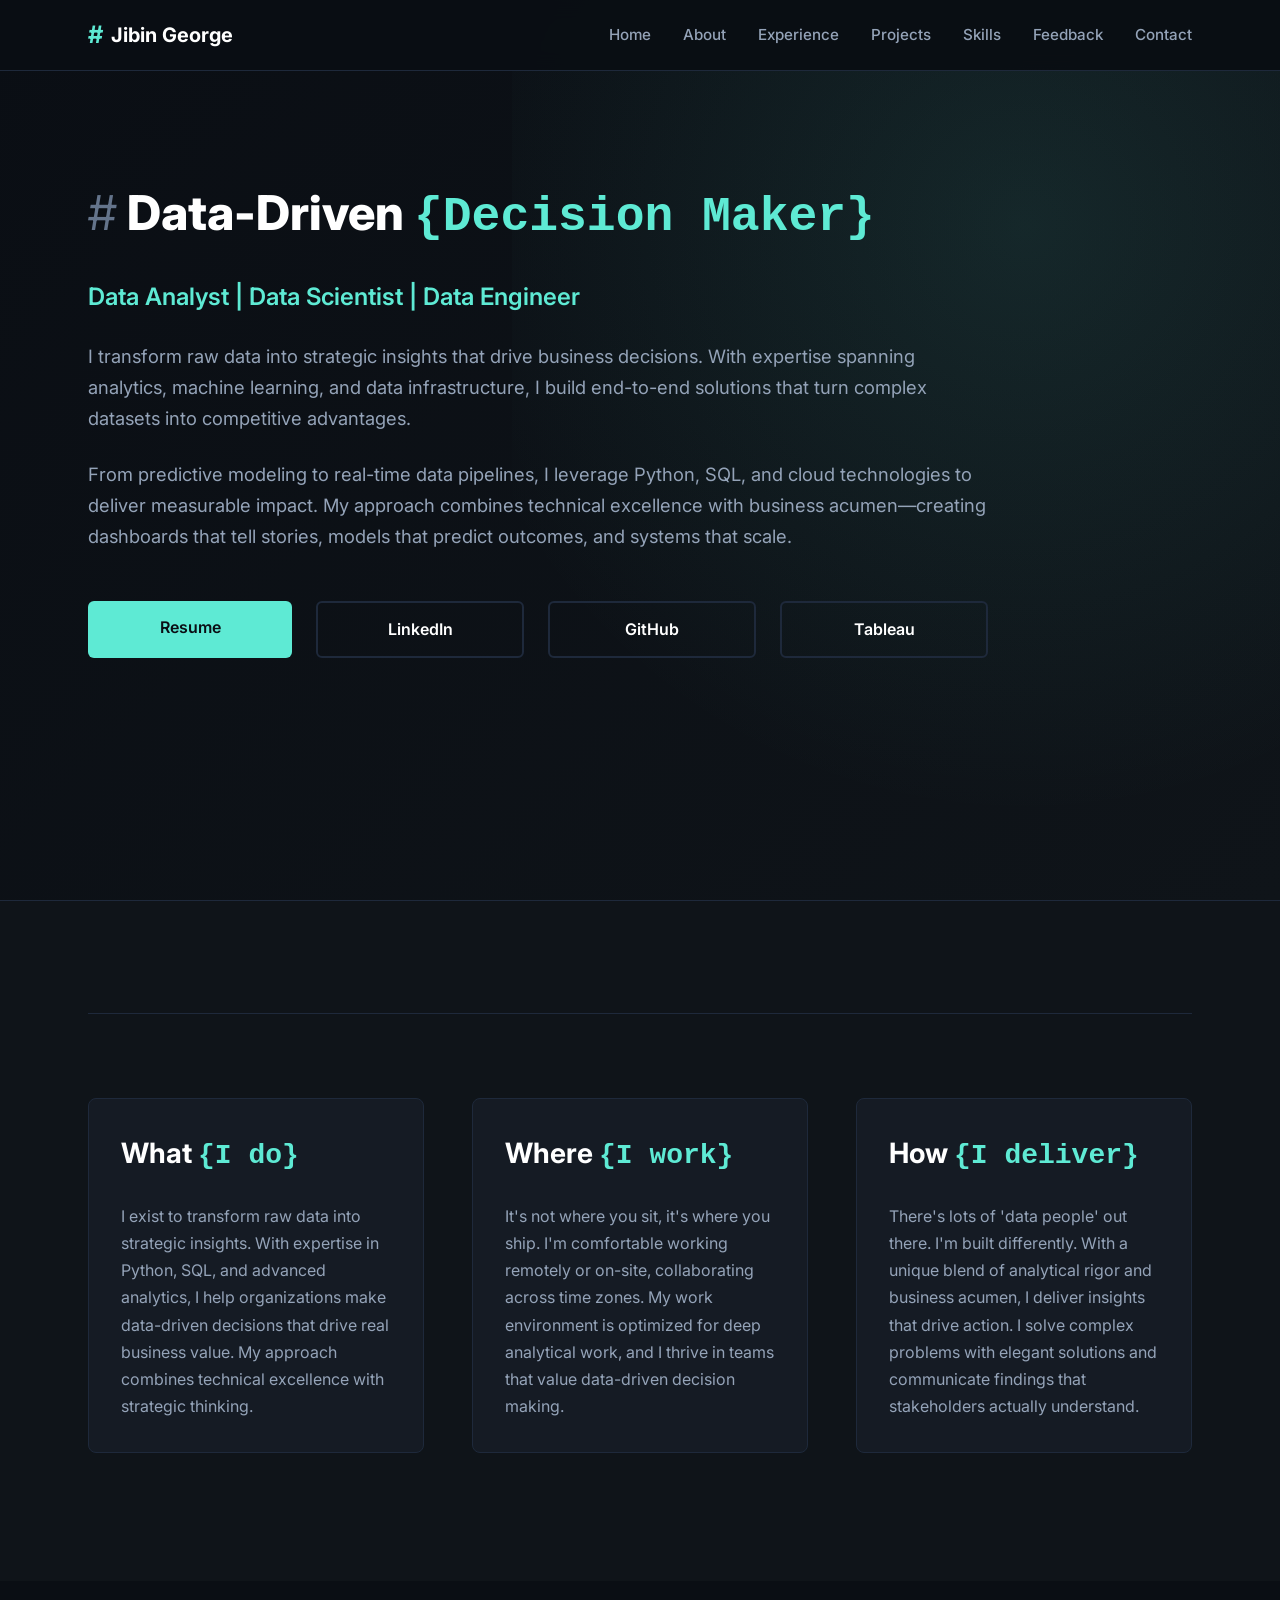
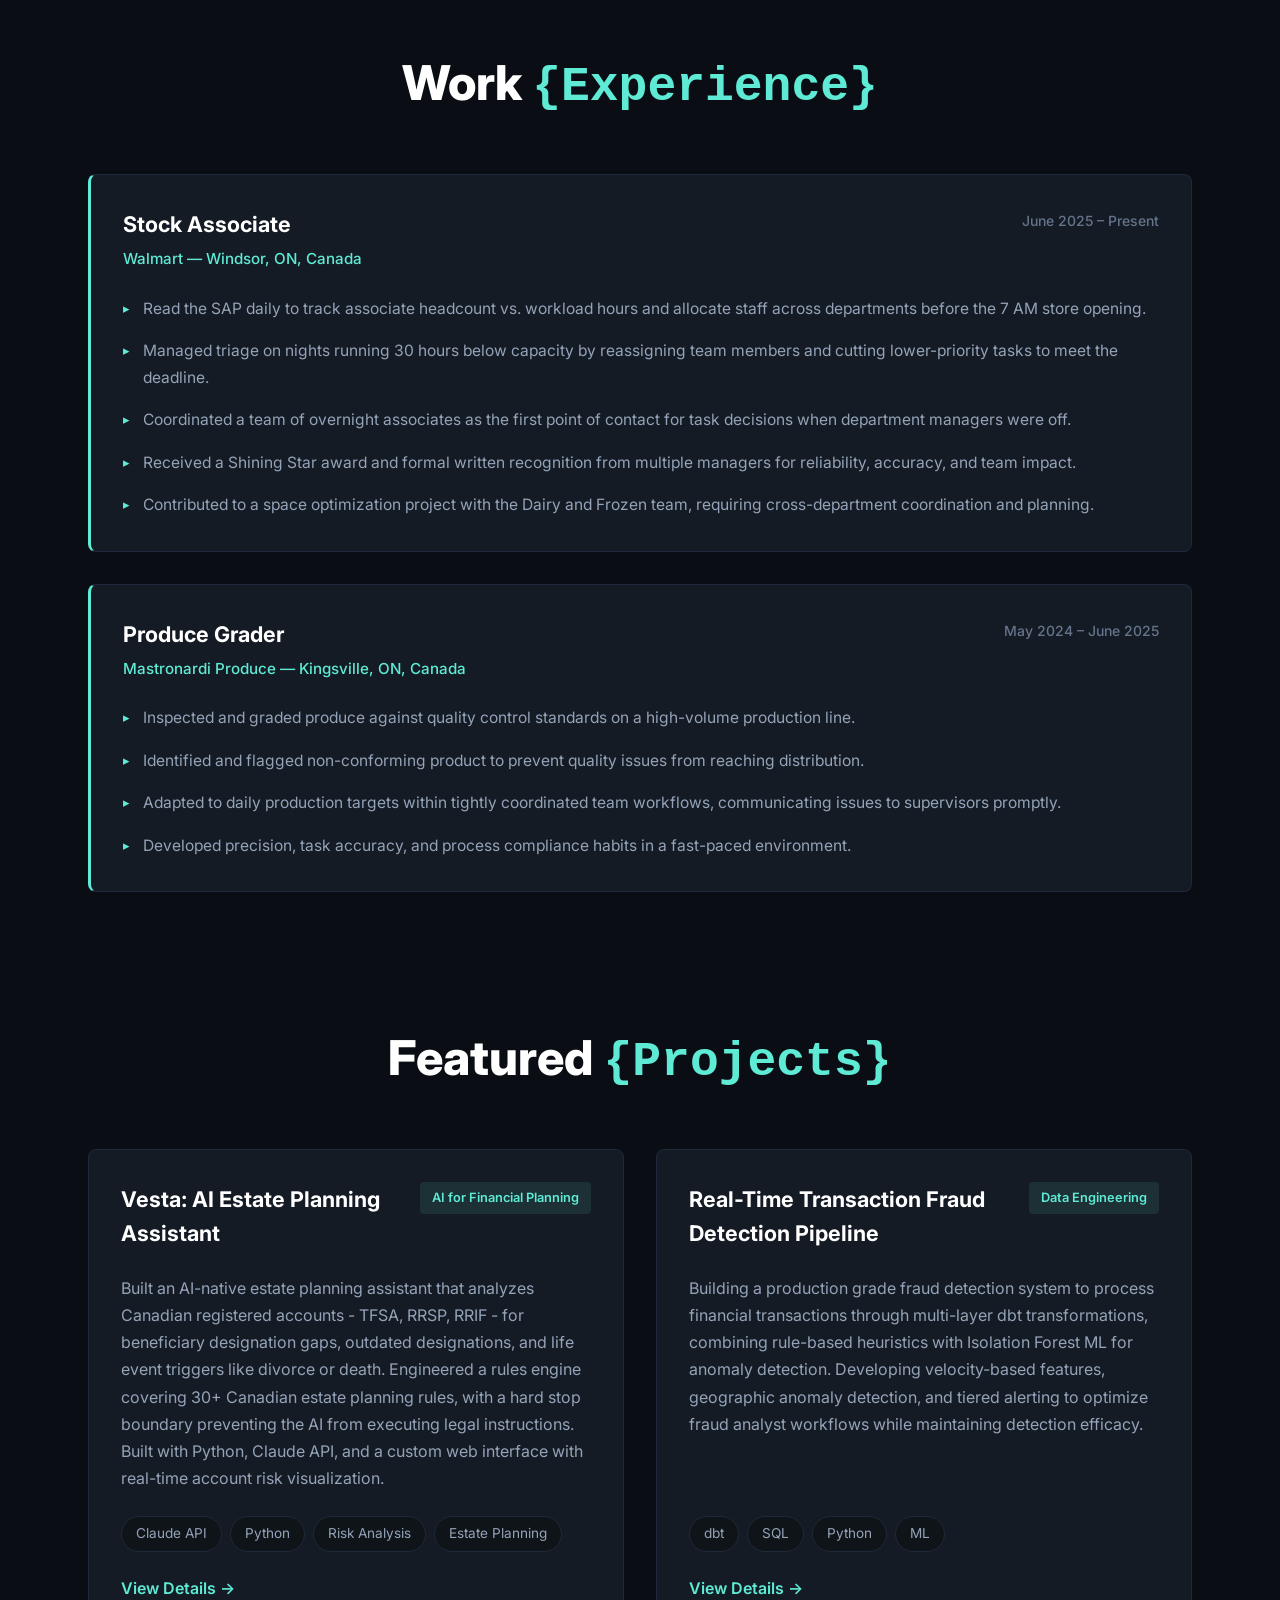
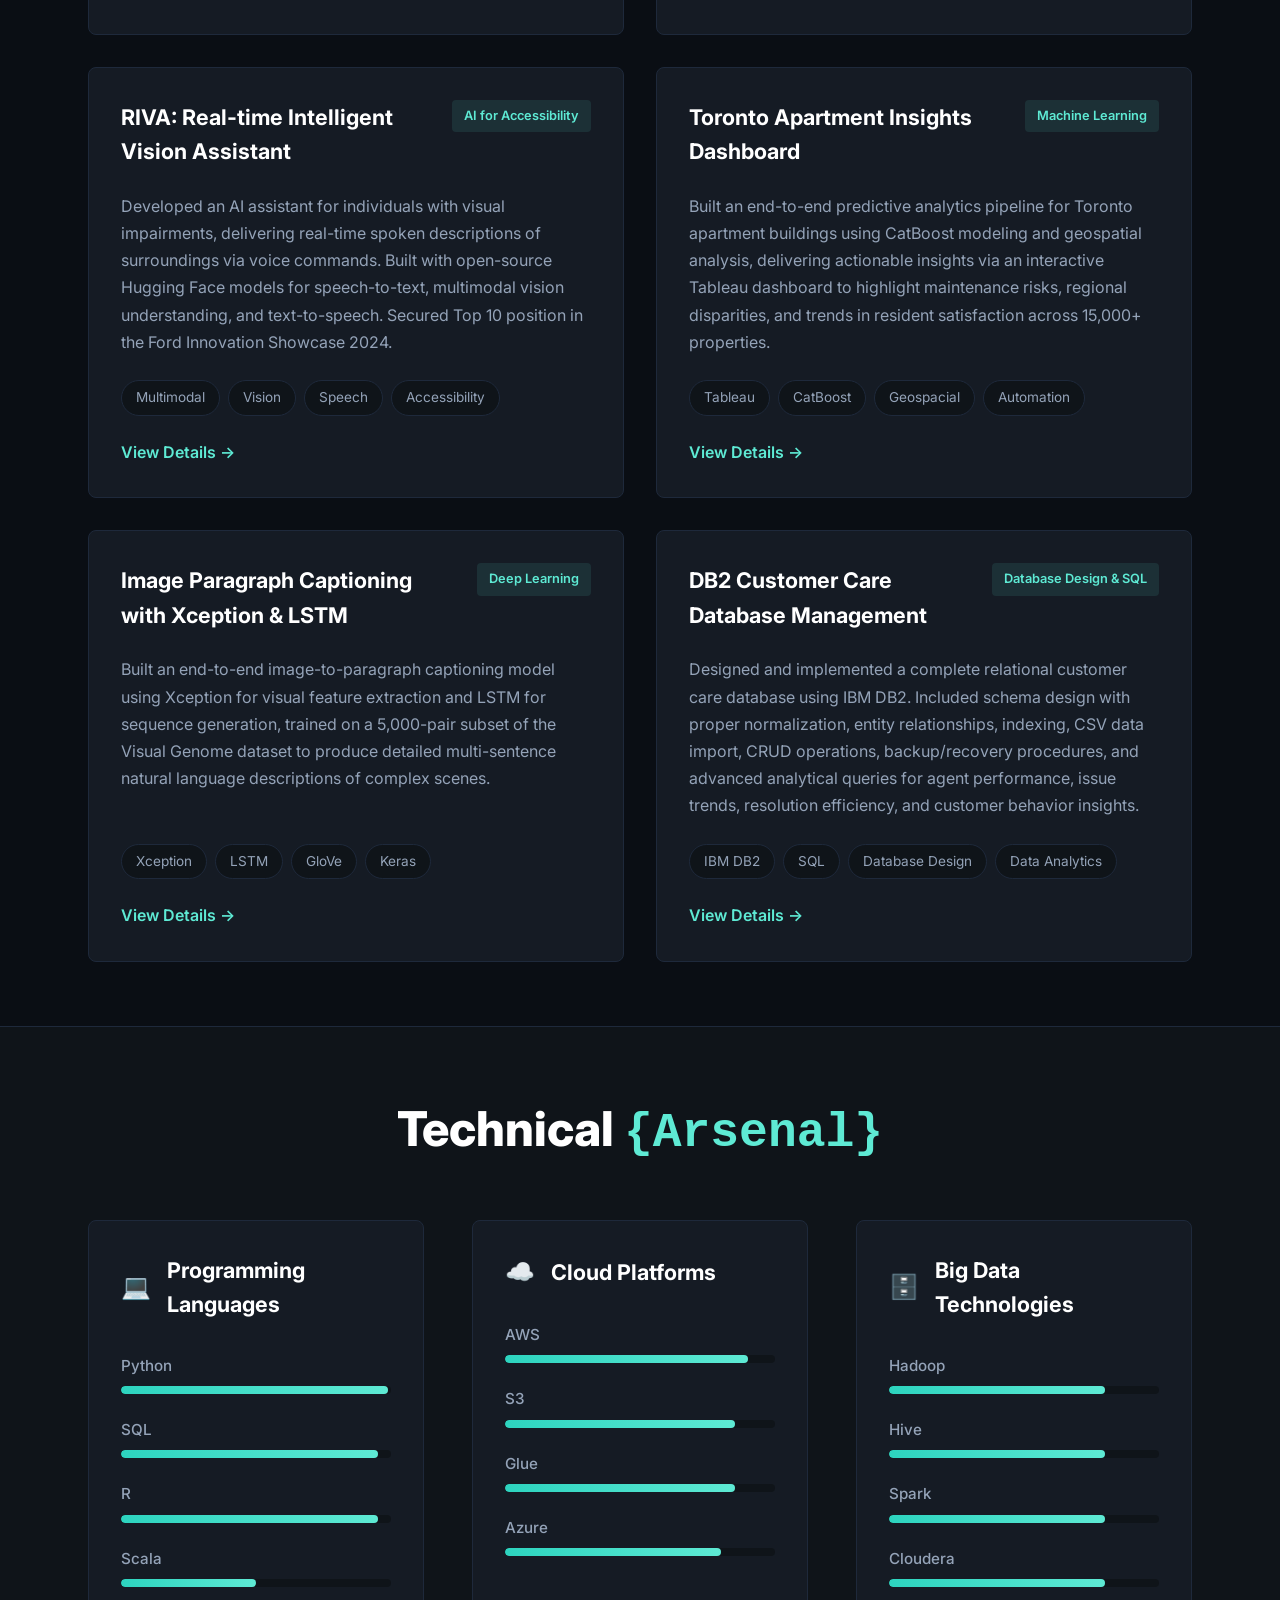
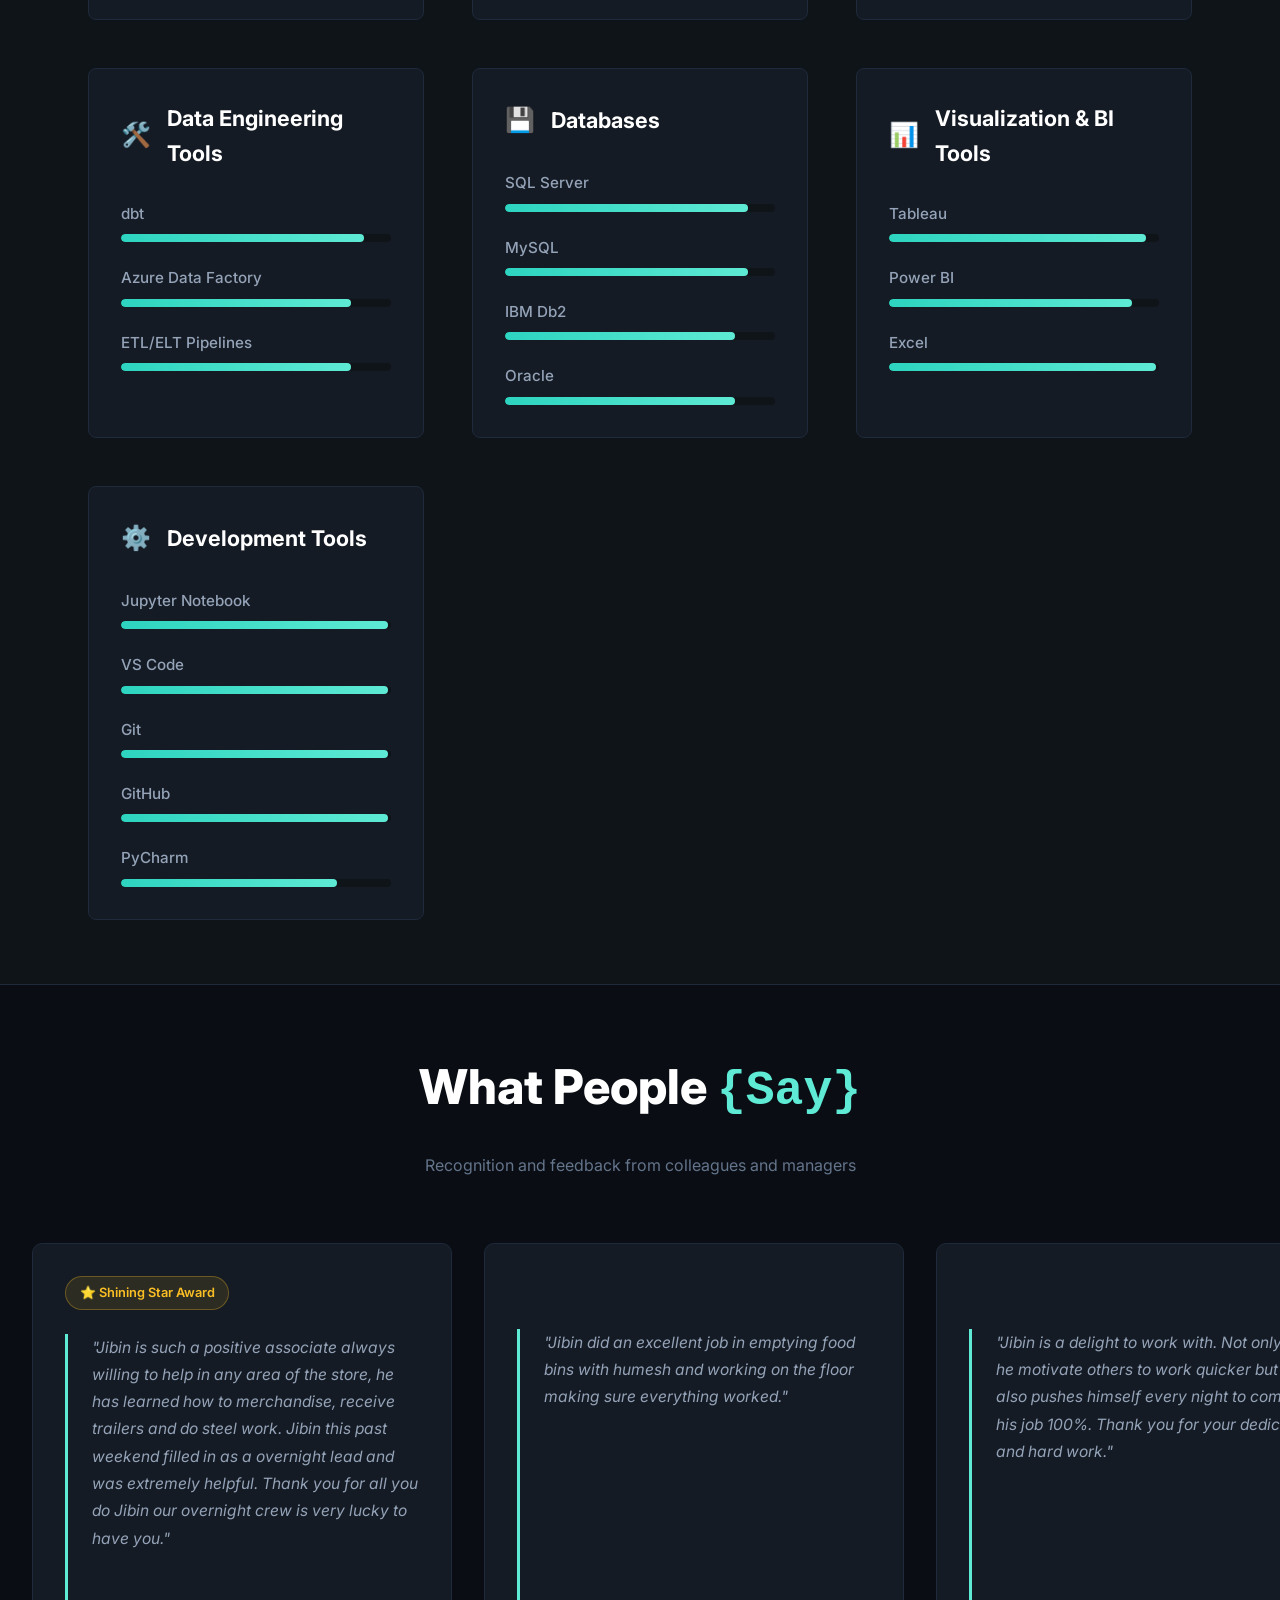
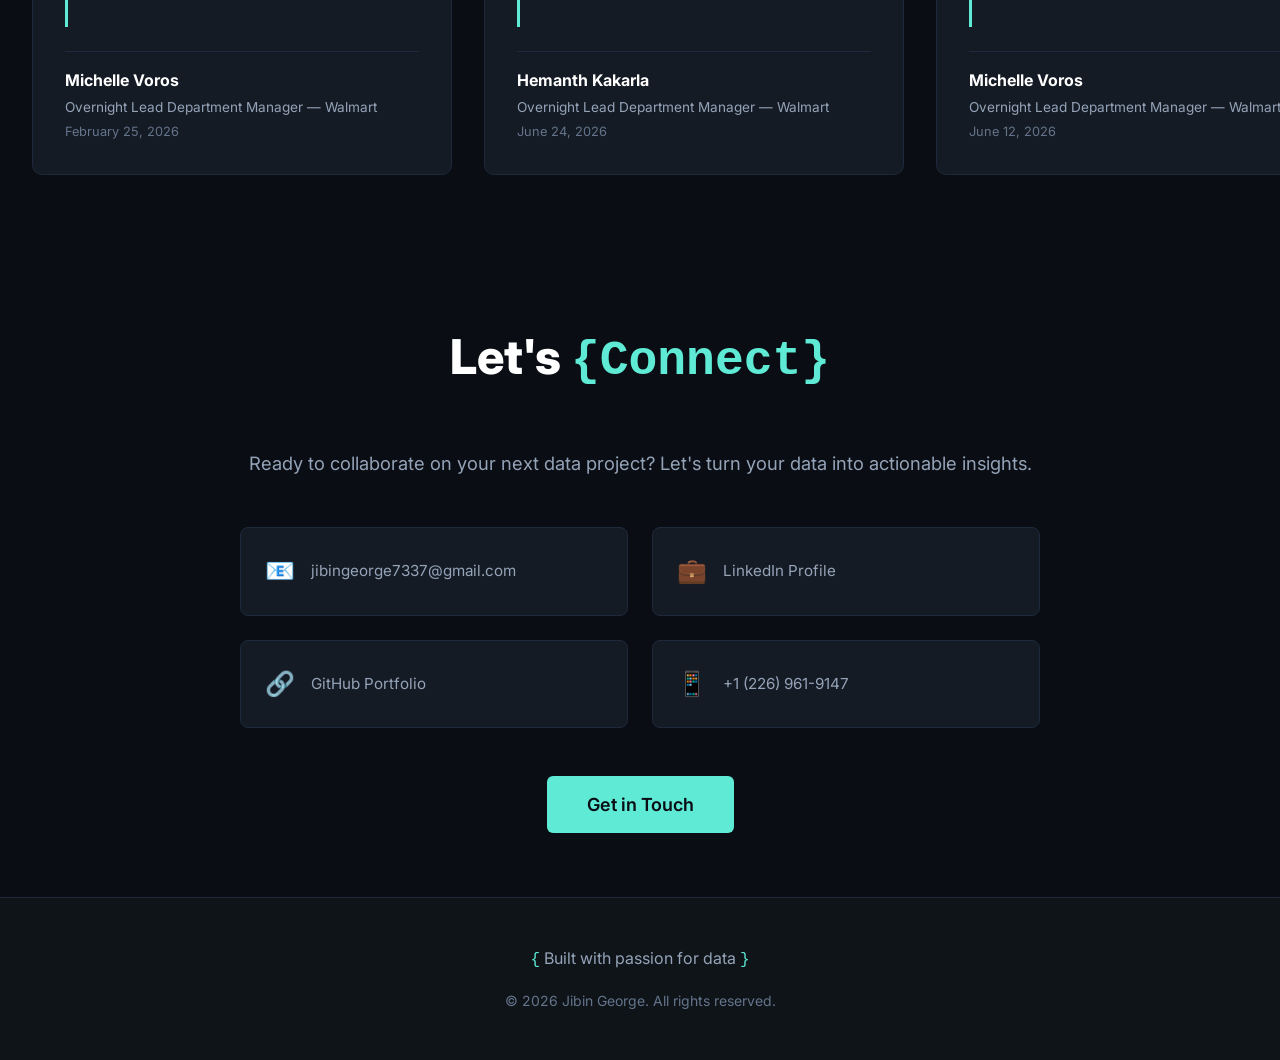
<file: index.html>
<!DOCTYPE html>
<html lang="en">
<head>
    <meta charset="UTF-8">
    <meta name="viewport" content="width=device-width, initial-scale=1.0">
    <meta name="description" content="Jibin George - Data Analyst, Data Scientist, and Data Engineer. Transforming data into actionable insights.">
    <meta name="keywords" content="data analyst, data scientist, data engineer, portfolio, analytics">
    <meta name="author" content="Jibin George">
    <title>Jibin George | Data Professional Portfolio</title>
    <link rel="stylesheet" href="styles.css">
    <link rel="preconnect" href="https://fonts.googleapis.com">
    <link rel="preconnect" href="https://fonts.gstatic.com" crossorigin>
    <link href="https://fonts.googleapis.com/css2?family=Inter:wght@300;400;500;600;700;800&display=swap" rel="stylesheet">
</head>
<body>
    <!-- Navigation -->
    <nav class="navbar" role="navigation" aria-label="Main navigation">
        <div class="container nav-container">
            <a href="#" class="logo" aria-label="Home">
                <span class="logo-symbol">#</span>
                <span class="logo-text">Jibin George</span>
            </a>
            <button class="mobile-menu-toggle" aria-label="Toggle mobile menu" aria-expanded="false">
                <span class="hamburger"></span>
                <span class="hamburger"></span>
                <span class="hamburger"></span>
            </button>
            <ul class="nav-links">
                <li><a href="#home">Home</a></li>
                <li><a href="#about">About</a></li>
                <li><a href="#experience">Experience</a></li>
                <li><a href="#projects">Projects</a></li>
                <li><a href="#skills">Skills</a></li>
                <li><a href="#feedback">Feedback</a></li>
                <li><a href="#contact">Contact</a></li>
            </ul>
        </div>
    </nav>

    <!-- Hero Section -->
    <section id="home" class="hero" role="banner">
        <div class="container">
            <div class="hero-content">
                <h1 class="hero-title">
                    <span class="hash">#</span> Data-Driven <span class="highlight">{Decision Maker}</span>
                </h1>
                <p class="hero-subtitle">
                    <span class="accent-text">Data Analyst | Data Scientist | Data Engineer</span>
                </p>
                <p class="hero-description">
                    I transform raw data into strategic insights that drive business decisions. 
                    With expertise spanning analytics, machine learning, and data infrastructure, 
                    I build end-to-end solutions that turn complex datasets into competitive advantages.
                </p>
                <p class="hero-description">
                    From predictive modeling to real-time data pipelines, I leverage Python, SQL, 
                    and cloud technologies to deliver measurable impact. My approach combines technical 
                    excellence with business acumen—creating dashboards that tell stories, models that 
                    predict outcomes, and systems that scale.
                </p>
                <div class="hero-buttons">
                    <a href="https://drive.google.com/file/d/1KOhzBAZ7VuCIi3FgpXvP3Ax9mtQEi2pX/view?usp=sharing" target="_blank" class="btn btn-primary">Resume</a>
                    <a href="https://www.linkedin.com/in/jibnorge/" target="_blank" class="btn btn-secondary">LinkedIn</a>
                    <a href="https://github.com/jibnorge" target="_blank" class="btn btn-secondary">GitHub</a>
                    <a href="https://public.tableau.com/app/profile/jibnorge/vizzes" target="_blank" class="btn btn-secondary">Tableau</a>
                </div>
            </div>
        </div>
    </section>

    <!-- About Section -->
    <section id="about" class="about-section">
        <div class="container">
            <div class="section-grid">
                <div class="section-item">
                    <h2 class="section-title">What <span class="code-bracket">{I do}</span></h2>
                    <p class="section-text">
                        I exist to transform raw data into strategic insights. With expertise in
                        Python, SQL, and advanced analytics, I help organizations make data-driven
                        decisions that drive real business value. My approach combines technical
                        excellence with strategic thinking.
                    </p>
                </div>
                <div class="section-item">
                    <h2 class="section-title">Where <span class="code-bracket">{I work}</span></h2>
                    <p class="section-text">
                        It's not where you sit, it's where you ship. I'm comfortable working remotely
                        or on-site, collaborating across time zones. My work environment is optimized
                        for deep analytical work, and I thrive in teams that value data-driven decision making.
                    </p>
                </div>
                <div class="section-item">
                    <h2 class="section-title">How <span class="code-bracket">{I deliver}</span></h2>
                    <p class="section-text">
                        There's lots of 'data people' out there. I'm built differently. With a unique blend
                        of analytical rigor and business acumen, I deliver insights that drive action.
                        I solve complex problems with elegant solutions and communicate findings that
                        stakeholders actually understand.
                    </p>
                </div>
            </div>
        </div>
    </section>

    <!-- Experience Section -->
    <section id="experience" class="experience-section">
        <div class="container">
            <h2 class="main-section-title">Work <span class="code-bracket">{Experience}</span></h2>
            <div class="experience-timeline">

                <article class="experience-card">
                    <div class="experience-header">
                        <div class="experience-role-info">
                            <h3 class="experience-role">Stock Associate</h3>
                            <p class="experience-company">Walmart &mdash; Windsor, ON, Canada</p>
                        </div>
                        <span class="experience-date">June 2025 &ndash; Present</span>
                    </div>
                    <ul class="experience-bullets">
                        <li>Read the SAP daily to track associate headcount vs. workload hours and allocate staff across departments before the 7 AM store opening.</li>
                        <li>Managed triage on nights running 30 hours below capacity by reassigning team members and cutting lower-priority tasks to meet the deadline.</li>
                        <li>Coordinated a team of overnight associates as the first point of contact for task decisions when department managers were off.</li>
                        <li>Received a Shining Star award and formal written recognition from multiple managers for reliability, accuracy, and team impact.</li>
                        <li>Contributed to a space optimization project with the Dairy and Frozen team, requiring cross-department coordination and planning.</li>
                    </ul>
                </article>

                <article class="experience-card">
                    <div class="experience-header">
                        <div class="experience-role-info">
                            <h3 class="experience-role">Produce Grader</h3>
                            <p class="experience-company">Mastronardi Produce &mdash; Kingsville, ON, Canada</p>
                        </div>
                        <span class="experience-date">May 2024 &ndash; June 2025</span>
                    </div>
                    <ul class="experience-bullets">
                        <li>Inspected and graded produce against quality control standards on a high-volume production line.</li>
                        <li>Identified and flagged non-conforming product to prevent quality issues from reaching distribution.</li>
                        <li>Adapted to daily production targets within tightly coordinated team workflows, communicating issues to supervisors promptly.</li>
                        <li>Developed precision, task accuracy, and process compliance habits in a fast-paced environment.</li>
                    </ul>
                </article>

            </div>
        </div>
    </section>

    <!-- Projects Section -->
    <section id="projects" class="projects-section">
        <div class="container">
            <h2 class="main-section-title">Featured <span class="code-bracket">{Projects}</span></h2>
            <div class="projects-grid">
				<!-- Project 1 -->
                <article class="project-card">
                    <div class="project-header">
                        <h3 class="project-title">Vesta: AI Estate Planning Assistant</h3>
                        <span class="project-tag">AI for Financial Planning</span>
                    </div>
                    <p class="project-description">
                        Built an AI-native estate planning assistant that analyzes Canadian registered accounts - TFSA, RRSP, RRIF - for beneficiary designation gaps, outdated designations, and life event triggers like divorce or death. Engineered a rules engine covering 30+ Canadian estate planning rules, with a hard stop boundary preventing the AI from executing legal instructions. Built with Python, Claude API, and a custom web interface with real-time account risk visualization.
					</p>
                    <div class="project-tech">
                        <span class="tech-badge">Claude API</span>
                        <span class="tech-badge">Python</span>
                        <span class="tech-badge">Risk Analysis</span>
                        <span class="tech-badge">Estate Planning</span>
                    </div>
                    <div class="project-links">
                        <a href="https://github.com/jibnorge/Estate-Planning-Assistant/blob/main/README.md" target="_blank" class="project-link">View Details →</a>
                    </div>
                </article>
				
                <!-- Project 2 -->
                <article class="project-card">
                    <div class="project-header">
                        <h3 class="project-title">Real-Time Transaction Fraud Detection Pipeline</h3>
                        <span class="project-tag">Data Engineering</span>
                    </div>
                    <p class="project-description">
                        Building a production grade fraud detection system to process financial transactions through multi-layer dbt transformations, combining rule-based heuristics with Isolation Forest ML for anomaly detection. Developing velocity-based features, geographic anomaly detection, and tiered alerting to optimize fraud analyst workflows while maintaining detection efficacy.
                    </p>
                    <div class="project-tech">
                        <span class="tech-badge">dbt</span>
                        <span class="tech-badge">SQL</span>
                        <span class="tech-badge">Python</span>
                        <span class="tech-badge">ML</span>
                    </div>
                    <div class="project-links">
                        <a href="https://github.com/jibnorge/Real-Time-Transaction-Fraud-Detection-Pipeline" target="_blank" class="project-link">View Details →</a>
                    </div>
                </article>

                <!-- Project 3 -->
                <article class="project-card">
                    <div class="project-header">
                        <h3 class="project-title">RIVA: Real-time Intelligent Vision Assistant</h3>
                        <span class="project-tag">AI for Accessibility</span>
                    </div>
                    <p class="project-description">
                        Developed an AI assistant for individuals with visual impairments, delivering real-time spoken descriptions of surroundings via voice commands. Built with open-source Hugging Face models for speech-to-text, multimodal vision understanding, and text-to-speech. Secured Top 10 position in the Ford Innovation Showcase 2024.
                    </p>
                    <div class="project-tech">
                        <span class="tech-badge">Multimodal</span>
                        <span class="tech-badge">Vision</span>
                        <span class="tech-badge">Speech</span>
                        <span class="tech-badge">Accessibility</span>
                    </div>
                    <div class="project-links">
                        <a href="https://github.com/jibnorge/Real-Time-Intelligent-Vision-Assistant/blob/master/README.md" target="_blank" class="project-link">View Details →</a>
                    </div>
                </article>

                <!-- Project 4 -->
                <article class="project-card">
                    <div class="project-header">
                        <h3 class="project-title">Toronto Apartment Insights Dashboard</h3>
                        <span class="project-tag">Machine Learning</span>
                    </div>
                    <p class="project-description">
                        Built an end-to-end predictive analytics pipeline for Toronto apartment buildings using CatBoost modeling and geospatial analysis, delivering actionable insights via an interactive Tableau dashboard to highlight maintenance risks, regional disparities, and trends in resident satisfaction across 15,000+ properties.
                    </p>
                    <div class="project-tech">
                        <span class="tech-badge">Tableau</span>
                        <span class="tech-badge">CatBoost</span>
                        <span class="tech-badge">Geospacial</span>
                        <span class="tech-badge">Automation</span>
                    </div>
                    <div class="project-links">
                        <a href="https://github.com/jibnorge/Data-Driven-Evaluation-Of-Toronto-Apartment-Buildings/blob/master/README.md" target="_blank" class="project-link">View Details →</a>
                    </div>
                </article>

                <!-- Project 5 -->
                <article class="project-card">
                    <div class="project-header">
                        <h3 class="project-title">Image Paragraph Captioning with Xception &amp; LSTM</h3>
                        <span class="project-tag">Deep Learning</span>
                    </div>
                    <p class="project-description">
                        Built an end-to-end image-to-paragraph captioning model using Xception for visual feature extraction and LSTM for sequence generation, trained on a 5,000-pair subset of the Visual Genome dataset to produce detailed multi-sentence natural language descriptions of complex scenes.
                    </p>
                    <div class="project-tech">
                        <span class="tech-badge">Xception</span>
                        <span class="tech-badge">LSTM</span>
                        <span class="tech-badge">GloVe</span>
                        <span class="tech-badge">Keras</span>
                    </div>
                    <div class="project-links">
                        <a href="https://github.com/jibnorge/Stanford-Visual-Genome-Image-Paragraph-Captioning-using-Xception-LSTM/blob/main/README.md" target="_blank" class="project-link">View Details →</a>
                    </div>
                </article>

                <!-- Project 6 -->
                <article class="project-card">
                    <div class="project-header">
                        <h3 class="project-title">DB2 Customer Care Database Management</h3>
                        <span class="project-tag">Database Design & SQL</span>
                    </div>
                    <p class="project-description">
                        Designed and implemented a complete relational customer care database using IBM DB2. Included schema design with proper normalization, entity relationships, indexing, CSV data import, CRUD operations, backup/recovery procedures, and advanced analytical queries for agent performance, issue trends, resolution efficiency, and customer behavior insights.
                    </p>
                    <div class="project-tech">
                        <span class="tech-badge">IBM DB2</span>
                        <span class="tech-badge">SQL</span>
                        <span class="tech-badge">Database Design</span>
                        <span class="tech-badge">Data Analytics</span>
                    </div>
                    <div class="project-links">
                        <a href="https://github.com/jibnorge/DB2-Customer-Care-Database-Management/blob/main/README.md" target="_blank" class="project-link">View Details →</a>
                    </div>
                </article>

            </div>
        </div>
    </section>

    <!-- Skills Section -->
    <section id="skills" class="skills-section">
        <div class="container">
            <h2 class="main-section-title">Technical <span class="code-bracket">{Arsenal}</span></h2>
            <div class="skills-grid">
                <div class="skill-category">
                    <h3 class="skill-category-title">
                        <span class="skill-icon">💻</span>
                        Programming Languages
                    </h3>
                    <div class="skill-items">
                        <div class="skill-item">
                            <span class="skill-name">Python</span>
                            <div class="skill-bar">
                                <div class="skill-progress" style="width: 99%"></div>
                            </div>
                        </div>
                        <div class="skill-item">
                            <span class="skill-name">SQL</span>
                            <div class="skill-bar">
                                <div class="skill-progress" style="width: 95%"></div>
                            </div>
                        </div>
                        <div class="skill-item">
                            <span class="skill-name">R</span>
                            <div class="skill-bar">
                                <div class="skill-progress" style="width: 95%"></div>
                            </div>
                        </div>
                        <div class="skill-item">
                            <span class="skill-name">Scala</span>
                            <div class="skill-bar">
                                <div class="skill-progress" style="width: 50%"></div>
                            </div>
                        </div>
                    </div>
                </div>

                <div class="skill-category">
                    <h3 class="skill-category-title">
                        <span class="skill-icon">☁️</span>
                        Cloud Platforms
                    </h3>
                    <div class="skill-items">
                        <div class="skill-item">
                            <span class="skill-name">AWS</span>
                            <div class="skill-bar">
                                <div class="skill-progress" style="width: 90%"></div>
                            </div>
                        </div>
                        <div class="skill-item">
                            <span class="skill-name">S3</span>
                            <div class="skill-bar">
                                <div class="skill-progress" style="width: 85%"></div>
                            </div>
                        </div>
                        <div class="skill-item">
                            <span class="skill-name">Glue</span>
                            <div class="skill-bar">
                                <div class="skill-progress" style="width: 85%"></div>
                            </div>
                        </div>
                        <div class="skill-item">
                            <span class="skill-name">Azure</span>
                            <div class="skill-bar">
                                <div class="skill-progress" style="width: 80%"></div>
                            </div>
                        </div>
                    </div>
                </div>

                <div class="skill-category">
                    <h3 class="skill-category-title">
                        <span class="skill-icon">🗄️</span>
                        Big Data Technologies
                    </h3>
                    <div class="skill-items">
                        <div class="skill-item">
                            <span class="skill-name">Hadoop</span>
                            <div class="skill-bar">
                                <div class="skill-progress" style="width: 80%"></div>
                            </div>
                        </div>
                        <div class="skill-item">
                            <span class="skill-name">Hive</span>
                            <div class="skill-bar">
                                <div class="skill-progress" style="width: 80%"></div>
                            </div>
                        </div>
                        <div class="skill-item">
                            <span class="skill-name">Spark</span>
                            <div class="skill-bar">
                                <div class="skill-progress" style="width: 80%"></div>
                            </div>
                        </div>
                        <div class="skill-item">
                            <span class="skill-name">Cloudera</span>
                            <div class="skill-bar">
                                <div class="skill-progress" style="width: 80%"></div>
                            </div>
                        </div>
                    </div>
                </div>

                <div class="skill-category">
                    <h3 class="skill-category-title">
                        <span class="skill-icon">🛠️</span>
                        Data Engineering Tools
                    </h3>
                    <div class="skill-items">
                        <div class="skill-item">
                            <span class="skill-name">dbt</span>
                            <div class="skill-bar">
                                <div class="skill-progress" style="width: 90%"></div>
                            </div>
                        </div>
                        <div class="skill-item">
                            <span class="skill-name">Azure Data Factory</span>
                            <div class="skill-bar">
                                <div class="skill-progress" style="width: 85%"></div>
                            </div>
                        </div>
                        <div class="skill-item">
                            <span class="skill-name">ETL/ELT Pipelines</span>
                            <div class="skill-bar">
                                <div class="skill-progress" style="width: 85%"></div>
                            </div>
                        </div>
                    </div>
                </div>

                <div class="skill-category">
                    <h3 class="skill-category-title">
                        <span class="skill-icon">💾</span>
                        Databases
                    </h3>
                    <div class="skill-items">
                        <div class="skill-item">
                            <span class="skill-name">SQL Server</span>
                            <div class="skill-bar">
                                <div class="skill-progress" style="width: 90%"></div>
                            </div>
                        </div>
                        <div class="skill-item">
                            <span class="skill-name">MySQL</span>
                            <div class="skill-bar">
                                <div class="skill-progress" style="width: 90%"></div>
                            </div>
                        </div>
                        <div class="skill-item">
                            <span class="skill-name">IBM Db2</span>
                            <div class="skill-bar">
                                <div class="skill-progress" style="width: 85%"></div>
                            </div>
                        </div>
                        <div class="skill-item">
                            <span class="skill-name">Oracle</span>
                            <div class="skill-bar">
                                <div class="skill-progress" style="width: 85%"></div>
                            </div>
                        </div>
                    </div>
                </div>

                <div class="skill-category">
                    <h3 class="skill-category-title">
                        <span class="skill-icon">📊</span>
                        Visualization & BI Tools
                    </h3>
                    <div class="skill-items">
                        <div class="skill-item">
                            <span class="skill-name">Tableau</span>
                            <div class="skill-bar">
                                <div class="skill-progress" style="width: 95%"></div>
                            </div>
                        </div>
                        <div class="skill-item">
                            <span class="skill-name">Power BI</span>
                            <div class="skill-bar">
                                <div class="skill-progress" style="width: 90%"></div>
                            </div>
                        </div>
                        <div class="skill-item">
                            <span class="skill-name">Excel</span>
                            <div class="skill-bar">
                                <div class="skill-progress" style="width: 99%"></div>
                            </div>
                        </div>
                    </div>
                </div>

                <div class="skill-category">
                    <h3 class="skill-category-title">
                        <span class="skill-icon">⚙️</span>
                        Development Tools
                    </h3>
                    <div class="skill-items">
                        <div class="skill-item">
                            <span class="skill-name">Jupyter Notebook</span>
                            <div class="skill-bar">
                                <div class="skill-progress" style="width: 99%"></div>
                            </div>
                        </div>
                        <div class="skill-item">
                            <span class="skill-name">VS Code</span>
                            <div class="skill-bar">
                                <div class="skill-progress" style="width: 99%"></div>
                            </div>
                        </div>
                        <div class="skill-item">
                            <span class="skill-name">Git</span>
                            <div class="skill-bar">
                                <div class="skill-progress" style="width: 99%"></div>
                            </div>
                        </div>
                        <div class="skill-item">
                            <span class="skill-name">GitHub</span>
                            <div class="skill-bar">
                                <div class="skill-progress" style="width: 99%"></div>
                            </div>
                        </div>
                        <div class="skill-item">
                            <span class="skill-name">PyCharm</span>
                            <div class="skill-bar">
                                <div class="skill-progress" style="width: 80%"></div>
                            </div>
                        </div>
                    </div>
                </div>
            </div>
        </div>
    </section>

    <!-- Feedback Section -->
    <section id="feedback" class="feedback-section">
        <div class="container">
            <h2 class="main-section-title">What People <span class="code-bracket">{Say}</span></h2>
            <p class="feedback-subtitle">Recognition and feedback from colleagues and managers</p>
        </div>
        <div class="feedback-carousel-wrapper">
            <div class="feedback-track">

                <!-- Card 1 -->
                <article class="feedback-card">
                    <div class="feedback-award-badge feedback-award-badge--star">⭐ Shining Star Award</div>
                    <blockquote class="feedback-quote">
                        "Jibin is such a positive associate always willing to help in any area of the store, he has learned how to merchandise, receive trailers and do steel work. Jibin this past weekend filled in as a overnight lead and was extremely helpful. Thank you for all you do Jibin our overnight crew is very lucky to have you."
                    </blockquote>
                    <div class="feedback-attribution">
                        <span class="feedback-name">Michelle Voros</span>
                        <span class="feedback-title">Overnight Lead Department Manager &mdash; Walmart</span>
                        <span class="feedback-date">February 25, 2026</span>
                    </div>
                </article>

                <!-- Card 2 -->
                <article class="feedback-card">
                    <blockquote class="feedback-quote">
                        "Jibin did an excellent job in emptying food bins with humesh and working on the floor making sure everything worked."
                    </blockquote>
                    <div class="feedback-attribution">
                        <span class="feedback-name">Hemanth Kakarla</span>
                        <span class="feedback-title">Overnight Lead Department Manager &mdash; Walmart</span>
                        <span class="feedback-date">June 24, 2026</span>
                    </div>
                </article>
				
				<article class="feedback-card">
                    <blockquote class="feedback-quote">
                        "Jibin is a delight to work with. Not only does he motivate others to work quicker but he also pushes himself every night to complete his job 100%. Thank you for your dedication and hard work."
                    </blockquote>
                    <div class="feedback-attribution">
                        <span class="feedback-name">Michelle Voros</span>
                        <span class="feedback-title">Overnight Lead Department Manager &mdash; Walmart</span>
                        <span class="feedback-date">June 12, 2026</span>
                    </div>
                </article>

                <!-- Card 3 -->
                <article class="feedback-card">
                    <blockquote class="feedback-quote">
                        "Jibin shows complete understanding with Dept. 82 capping bins. They properly binned the overstock picks while following the correct process. Thank you Jibin for completing your tasks correctly and efficiently, this does not go unnoticed!"
                    </blockquote>
                    <div class="feedback-attribution">
                        <span class="feedback-name">Lexi Santos</span>
                        <span class="feedback-title">Consumables Department Manager &mdash; Walmart</span>
                        <span class="feedback-date">May 14, 2026</span>
                    </div>
                </article>

                <!-- Card 4 -->
                <article class="feedback-card">
                    <blockquote class="feedback-quote">
                        "Thank you, Jibin, for supporting the Dairy and Frozen team on the space optimization project in the store. You've been a wonderful team player, and your passion and strong sense of ownership truly stood out. We appreciate everything you do — keep striving for excellence!"
                    </blockquote>
                    <div class="feedback-attribution">
                        <span class="feedback-name">Abhigith Ramesh</span>
                        <span class="feedback-title">Co-Manager &mdash; Walmart</span>
                        <span class="feedback-date">April 28, 2026</span>
                    </div>
                </article>

                <!-- Card 5 -->
                <article class="feedback-card">
                    <blockquote class="feedback-quote">
                        "Jibin you are constantly improving and learning new things while excelling at everything you do. You are an inspiration to us all, thank you for all you do."
                    </blockquote>
                    <div class="feedback-attribution">
                        <span class="feedback-name">Michelle Voros</span>
                        <span class="feedback-title">Overnight Lead Department Manager &mdash; Walmart</span>
                        <span class="feedback-date">February 17, 2026</span>
                    </div>
                </article>

                <!-- Card 6 -->
                <article class="feedback-card">
                    <blockquote class="feedback-quote">
                        "Thank you Jibin for picking up extra shifts during this busy holiday season. Also for having such a great and positive attitude even though the workload has increased."
                    </blockquote>
                    <div class="feedback-attribution">
                        <span class="feedback-name">Michelle Voros</span>
                        <span class="feedback-title">Overnight Lead Department Manager &mdash; Walmart</span>
                        <span class="feedback-date">December 19, 2025</span>
                    </div>
                </article>

                <!-- Card 7 -->
                <article class="feedback-card">
                    <blockquote class="feedback-quote">
                        "He has been performing exceptionally well on a daily basis. Jibin consistently manages stocking and binning with accuracy and efficiency. His reliability, strong work ethic, and consistent attention to detail greatly contribute to the smooth operation of our team. His efforts are highly appreciated. Thank you, Jibin, for your dedication and outstanding work. Your efforts are truly appreciated."
                    </blockquote>
                    <div class="feedback-attribution">
                        <span class="feedback-name">Nidheeshsankar Vallivattathukaran Mahadevan</span>
                        <span class="feedback-title">Overnight Assistant Manager &mdash; Walmart</span>
                        <span class="feedback-date">November 26, 2025</span>
                    </div>
                </article>

                <!-- Duplicate cards for seamless loop -->
                <!-- Card 1 duplicate -->
                <article class="feedback-card">
                    <div class="feedback-award-badge feedback-award-badge--star">⭐ Shining Star Award</div>
                    <blockquote class="feedback-quote">
                        "Jibin is such a positive associate always willing to help in any area of the store, he has learned how to merchandise, receive trailers and do steel work. Jibin this past weekend filled in as a overnight lead and was extremely helpful. Thank you for all you do Jibin our overnight crew is very lucky to have you."
                    </blockquote>
                    <div class="feedback-attribution">
                        <span class="feedback-name">Michelle Voros</span>
                        <span class="feedback-title">Overnight Lead Department Manager &mdash; Walmart</span>
                        <span class="feedback-date">February 25, 2026</span>
                    </div>
                </article>

                <!-- Card 2 duplicate -->
                <article class="feedback-card">
                    <blockquote class="feedback-quote">
                        "Jibin did an excellent job in emptying food bins with humesh and working on the floor making sure everything worked."
                    </blockquote>
                    <div class="feedback-attribution">
                        <span class="feedback-name">Hemanth Kakarla</span>
                        <span class="feedback-title">Overnight Lead Department Manager &mdash; Walmart</span>
                        <span class="feedback-date">June 24, 2026</span>
                    </div>
                </article>
				
				<article class="feedback-card">
                    <blockquote class="feedback-quote">
                        "Jibin is a delight to work with. Not only does he motivate others to work quicker but he also pushes himself every night to complete his job 100%. Thank you for your dedication and hard work."
                    </blockquote>
                    <div class="feedback-attribution">
                        <span class="feedback-name">Michelle Voros</span>
                        <span class="feedback-title">Overnight Lead Department Manager &mdash; Walmart</span>
                        <span class="feedback-date">June 12, 2026</span>
                    </div>
                </article>

                <!-- Card 3 duplicate -->
                <article class="feedback-card">
                    <blockquote class="feedback-quote">
                        "Jibin shows complete understanding with Dept. 82 capping bins. They properly binned the overstock picks while following the correct process. Thank you Jibin for completing your tasks correctly and efficiently, this does not go unnoticed!"
                    </blockquote>
                    <div class="feedback-attribution">
                        <span class="feedback-name">Lexi Santos</span>
                        <span class="feedback-title">Consumables Department Manager &mdash; Walmart</span>
                        <span class="feedback-date">May 14, 2026</span>
                    </div>
                </article>

                <!-- Card 5 duplicate -->
                <article class="feedback-card">
                    <blockquote class="feedback-quote">
                        "Jibin you are constantly improving and learning new things while excelling at everything you do. You are an inspiration to us all, thank you for all you do."
                    </blockquote>
                    <div class="feedback-attribution">
                        <span class="feedback-name">Michelle Voros</span>
                        <span class="feedback-title">Overnight Lead Department Manager &mdash; Walmart</span>
                        <span class="feedback-date">February 17, 2026</span>
                    </div>
                </article>

                <!-- Card 7 duplicate -->
                <article class="feedback-card">
                    <blockquote class="feedback-quote">
                        "He has been performing exceptionally well on a daily basis. Jibin consistently manages stocking and binning with accuracy and efficiency. His reliability, strong work ethic, and consistent attention to detail greatly contribute to the smooth operation of our team. His efforts are highly appreciated. Thank you, Jibin, for your dedication and outstanding work. Your efforts are truly appreciated."
                    </blockquote>
                    <div class="feedback-attribution">
                        <span class="feedback-name">Nidheeshsankar Vallivattathukaran Mahadevan</span>
                        <span class="feedback-title">Overnight Assistant Manager &mdash; Walmart</span>
                        <span class="feedback-date">November 26, 2025</span>
                    </div>
                </article>

                <!-- Card 6 duplicate -->
                <article class="feedback-card">
                    <blockquote class="feedback-quote">
                        "Thank you Jibin for picking up extra shifts during this busy holiday season. Also for having such a great and positive attitude even though the workload has increased."
                    </blockquote>
                    <div class="feedback-attribution">
                        <span class="feedback-name">Michelle Voros</span>
                        <span class="feedback-title">Overnight Lead Department Manager &mdash; Walmart</span>
                        <span class="feedback-date">December 19, 2025</span>
                    </div>
                </article>

                <!-- Card 4 duplicate -->
                <article class="feedback-card">
                    <blockquote class="feedback-quote">
                        "Thank you, Jibin, for supporting the Dairy and Frozen team on the space optimization project in the store. You've been a wonderful team player, and your passion and strong sense of ownership truly stood out. We appreciate everything you do — keep striving for excellence!"
                    </blockquote>
                    <div class="feedback-attribution">
                        <span class="feedback-name">Abhigith Ramesh</span>
                        <span class="feedback-title">Co-Manager &mdash; Walmart</span>
                        <span class="feedback-date">April 28, 2026</span>
                    </div>
                </article>

            </div>
        </div>
    </section>

    <!-- Contact Section -->
    <section id="contact" class="contact-section">
        <div class="container">
            <div class="contact-content">
                <h2 class="main-section-title">Let's <span class="code-bracket">{Connect}</span></h2>
                <p class="contact-description">
                    Ready to collaborate on your next data project? Let's turn your data into actionable insights.
                </p>
                <div class="contact-methods">
                    <a href="mailto:jibingeorge7337@gmail.com" class="contact-card">
                        <span class="contact-icon">📧</span>
                        <span class="contact-text">jibingeorge7337@gmail.com</span>
                    </a>
                    <a href="https://www.linkedin.com/in/jibnorge/" target="_blank" rel="noopener noreferrer" class="contact-card">
                        <span class="contact-icon">💼</span>
                        <span class="contact-text">LinkedIn Profile</span>
                    </a>
                    <a href="https://github.com/jibnorge" target="_blank" rel="noopener noreferrer" class="contact-card">
                        <span class="contact-icon">🔗</span>
                        <span class="contact-text">GitHub Portfolio</span>
                    </a>
                    <a href="tel:+12269619147" class="contact-card">
                        <span class="contact-icon">📱</span>
                        <span class="contact-text">+1 (226) 961-9147</span>
                    </a>
                </div>
                <button class="btn btn-primary btn-large" onclick="window.location.href='mailto:jibingeorge7337@gmail.com'">
                    Get in Touch
                </button>
            </div>
        </div>
    </section>

    <!-- Footer -->
    <footer class="footer">
        <div class="container">
            <div class="footer-content">
                <p class="footer-text">
                    <span class="code-bracket">{</span> Built with passion for data 
                    <span class="code-bracket">}</span>
                </p>
                <p class="footer-copyright">
                    © 2026 Jibin George. All rights reserved.
                </p>
            </div>
        </div>
    </footer>

    <script src="script.js"></script>
</body>
</html>
</file>
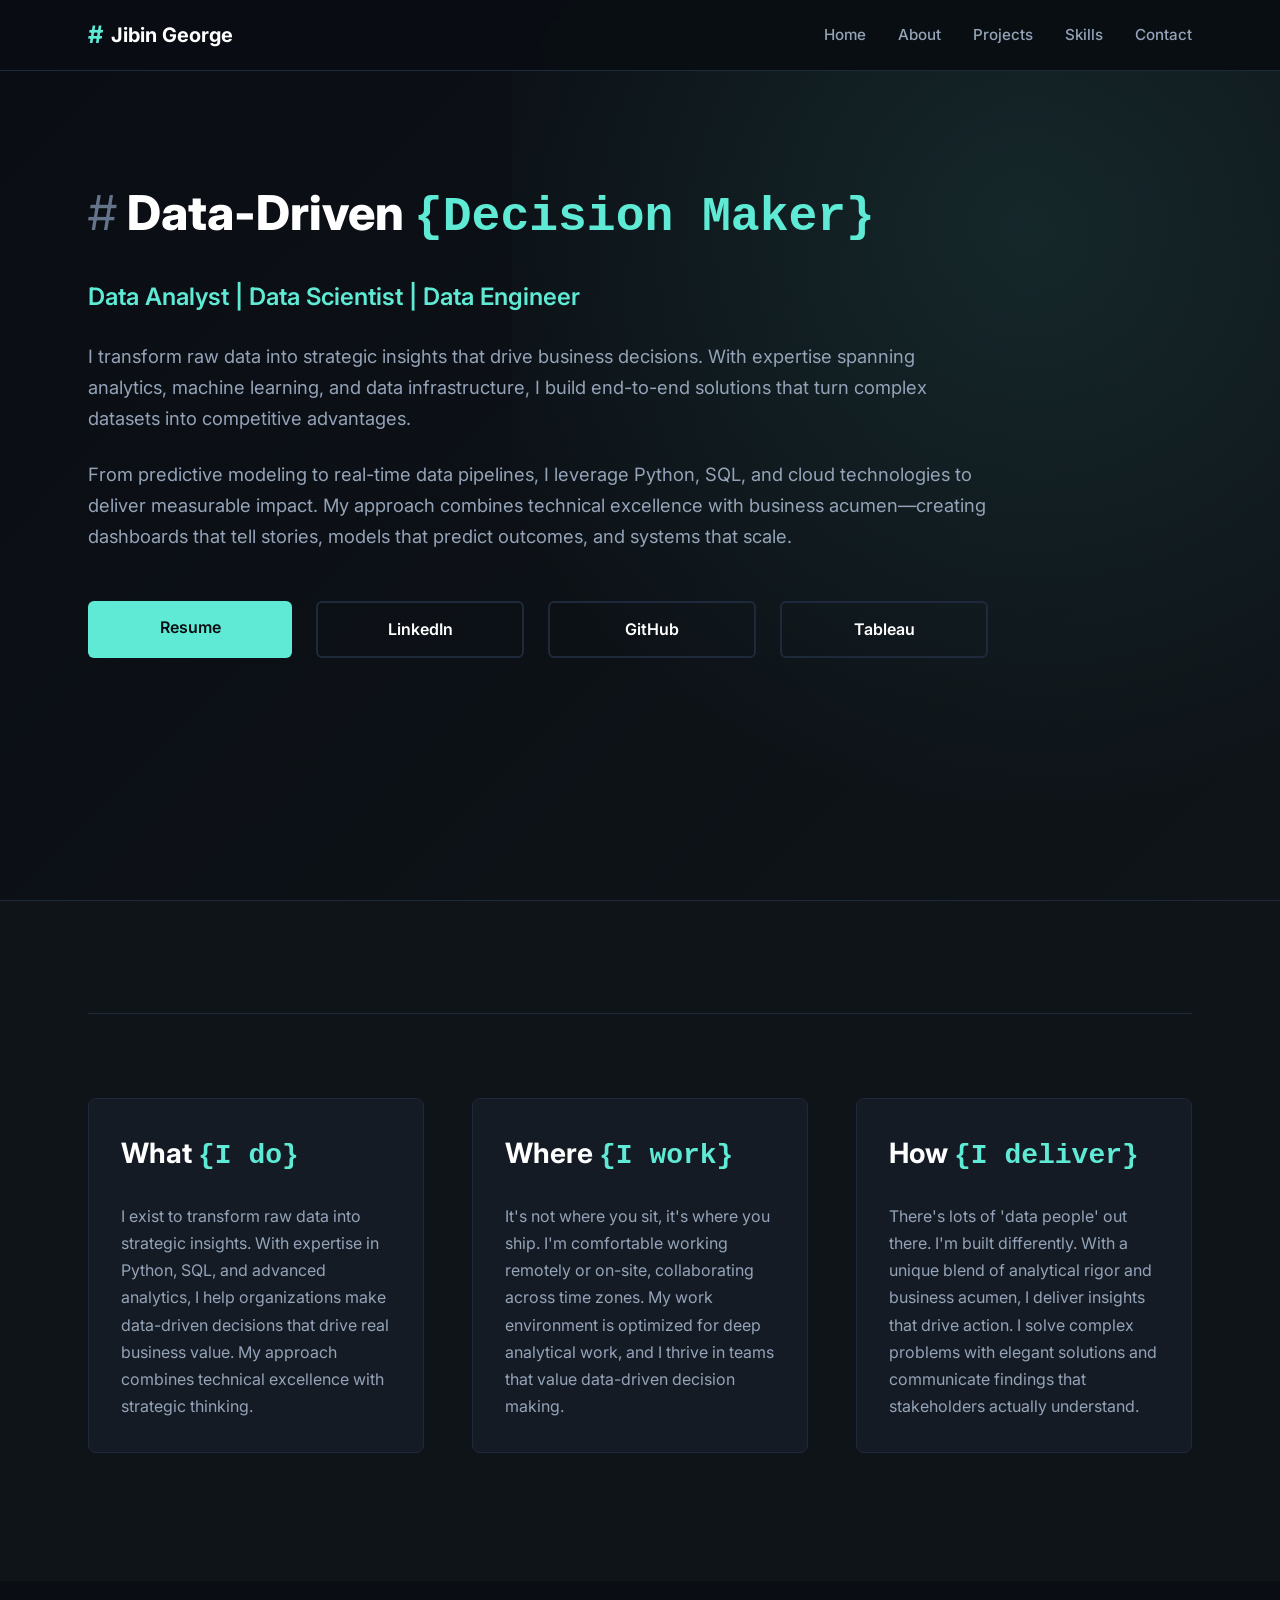
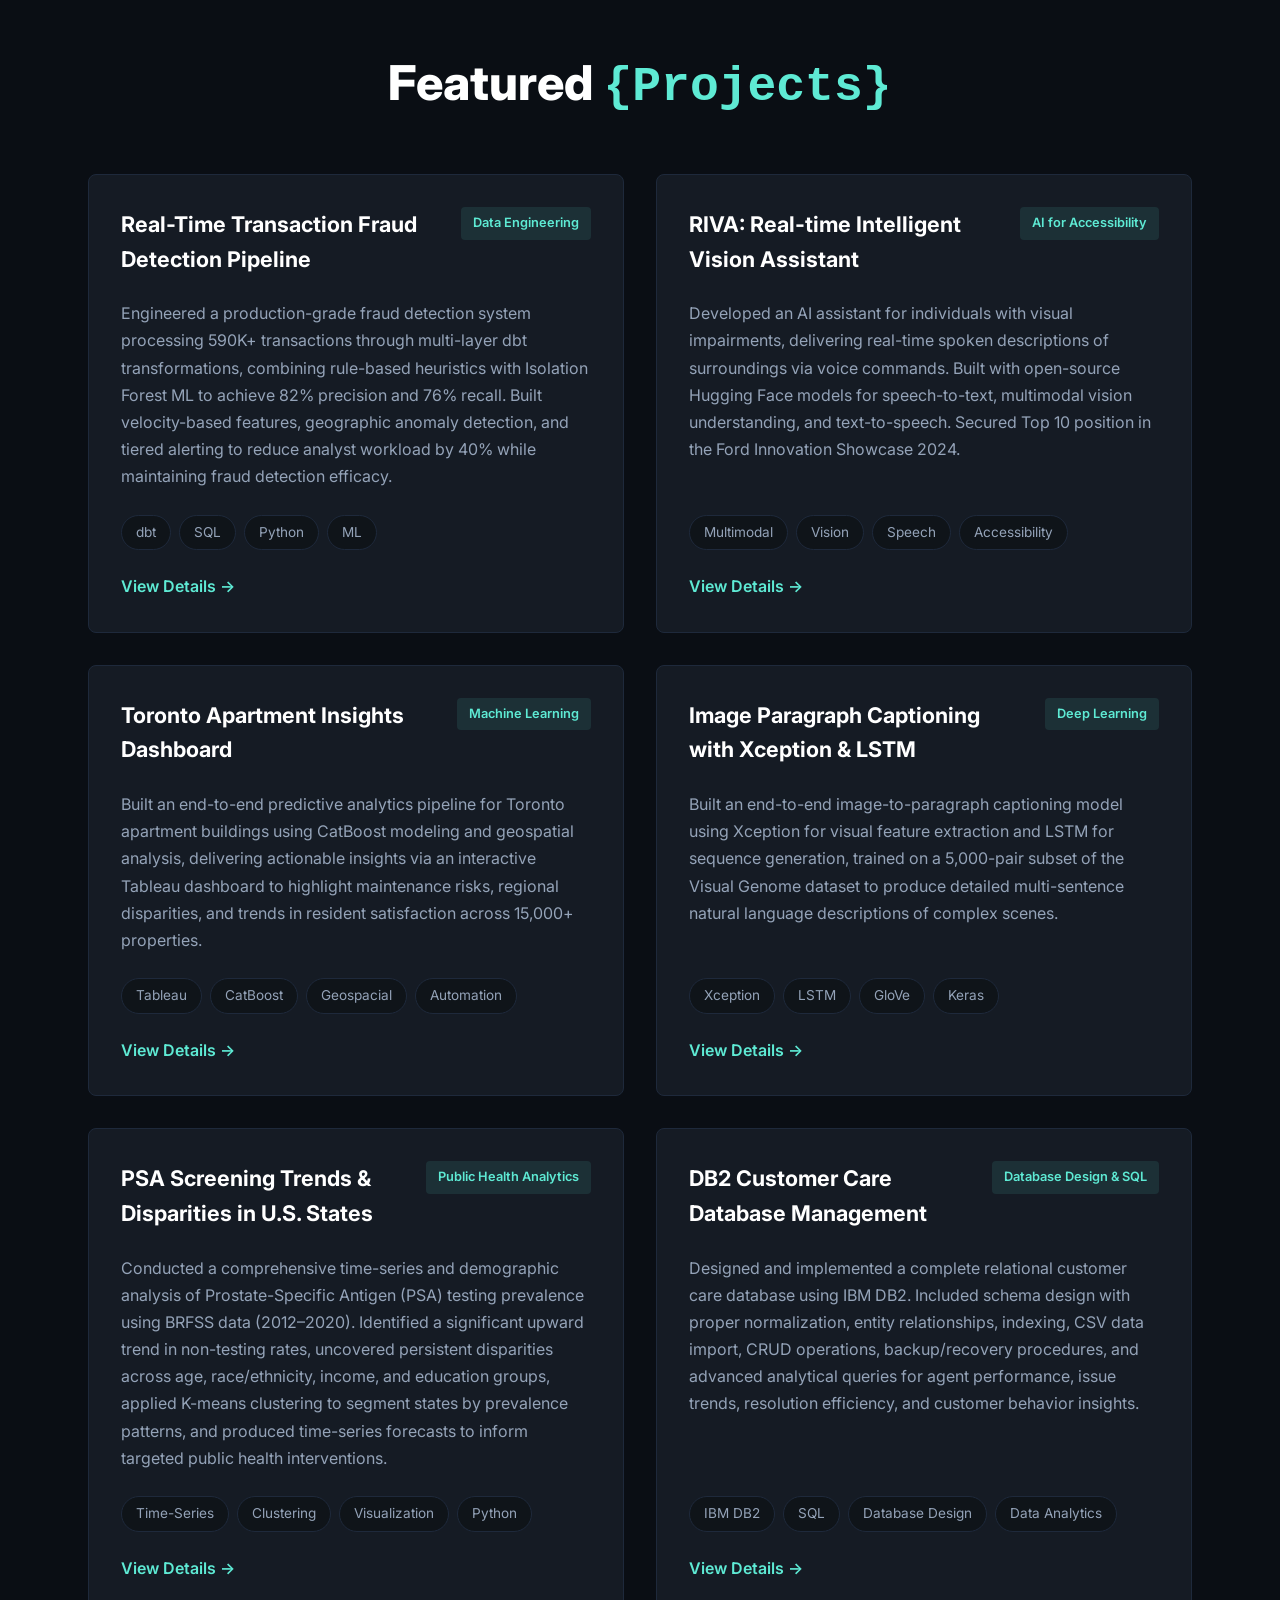
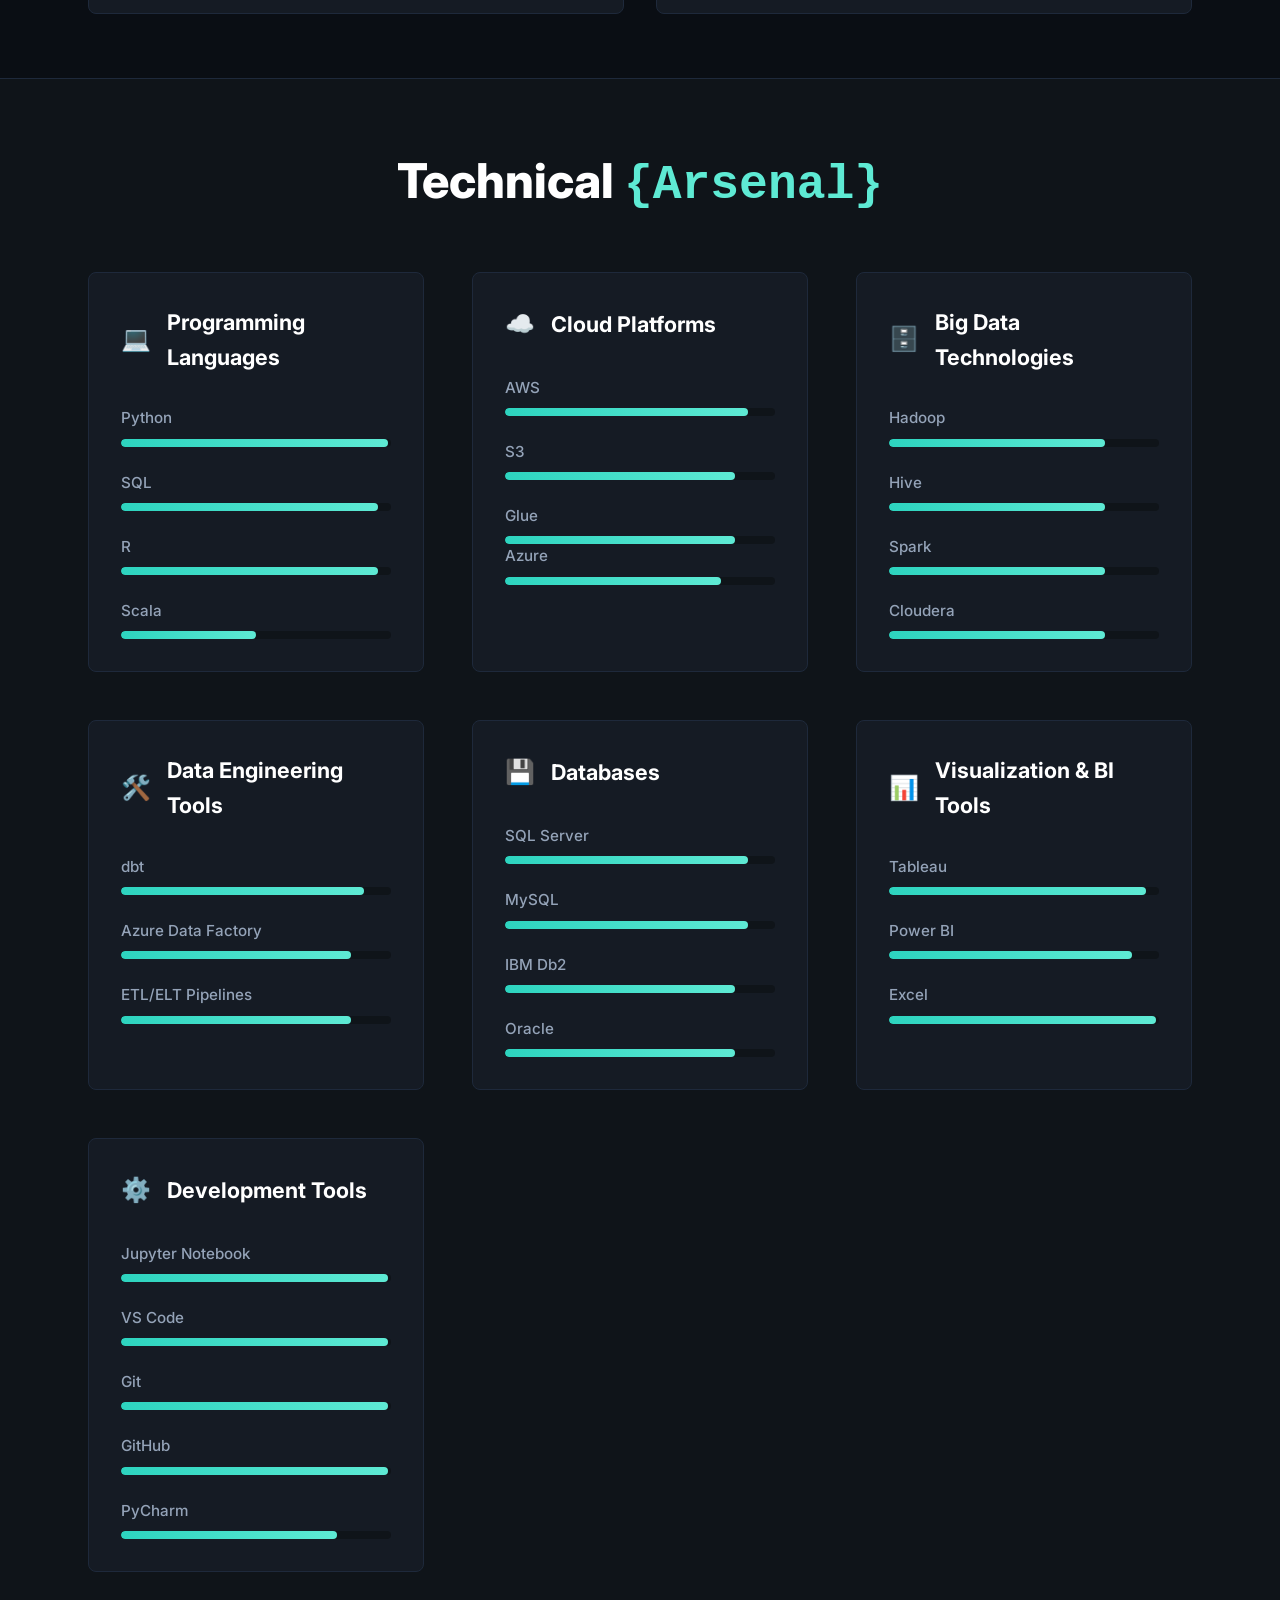
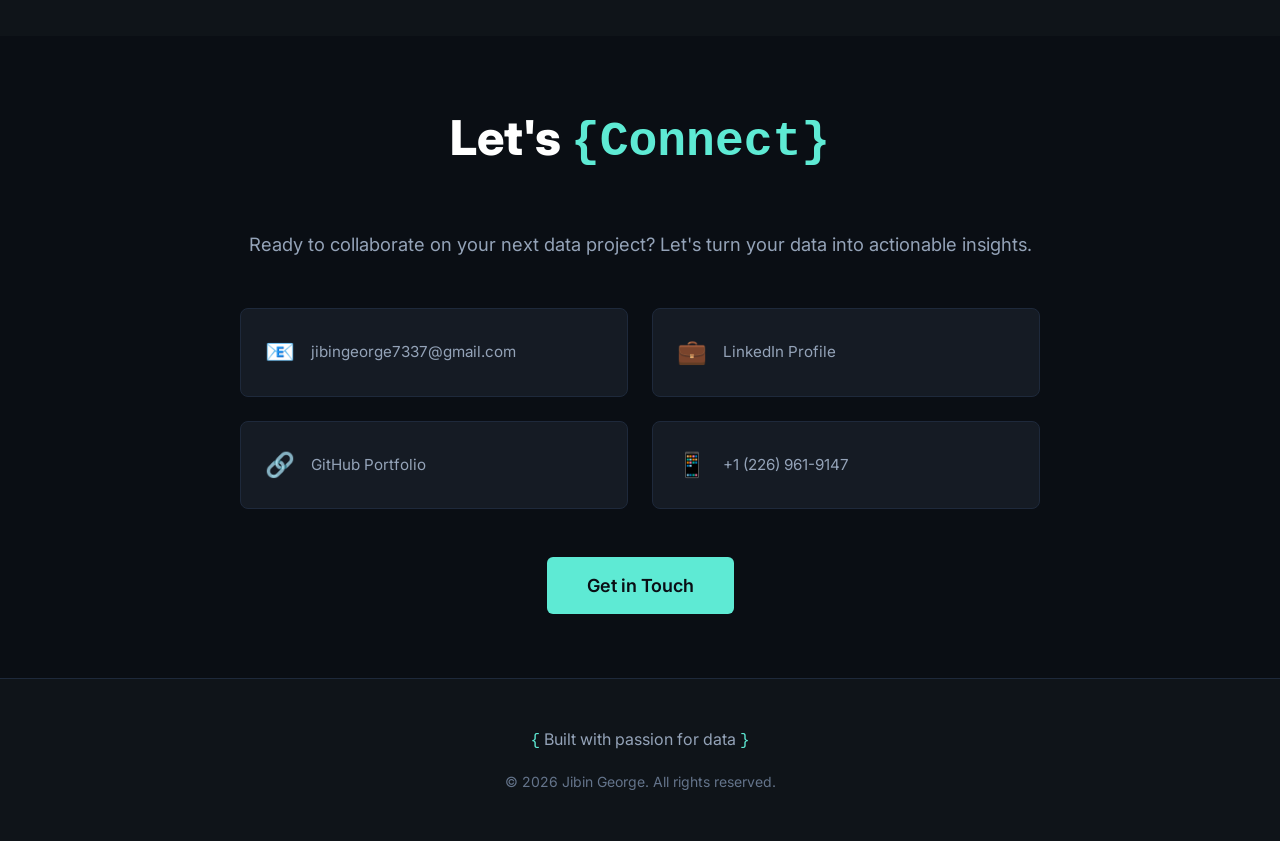
<file: portfolio.html>
<!DOCTYPE html>
<html lang="en">
<head>
    <meta charset="UTF-8">
    <meta name="viewport" content="width=device-width, initial-scale=1.0">
    <meta name="description" content="Jibin George - Data Analyst, Data Scientist, and Data Engineer. Transforming data into actionable insights.">
    <meta name="keywords" content="data analyst, data scientist, data engineer, portfolio, analytics">
    <meta name="author" content="Jibin George">
    <title>Jibin George | Data Professional Portfolio</title>
    <link rel="stylesheet" href="styles.css">
    <link rel="preconnect" href="https://fonts.googleapis.com">
    <link rel="preconnect" href="https://fonts.gstatic.com" crossorigin>
    <link href="https://fonts.googleapis.com/css2?family=Inter:wght@300;400;500;600;700;800&display=swap" rel="stylesheet">
</head>
<body>
    <!-- Navigation -->
    <nav class="navbar" role="navigation" aria-label="Main navigation">
        <div class="container nav-container">
            <a href="#" class="logo" aria-label="Home">
                <span class="logo-symbol">#</span>
                <span class="logo-text">Jibin George</span>
            </a>
            <button class="mobile-menu-toggle" aria-label="Toggle mobile menu" aria-expanded="false">
                <span class="hamburger"></span>
                <span class="hamburger"></span>
                <span class="hamburger"></span>
            </button>
            <ul class="nav-links">
                <li><a href="#home">Home</a></li>
                <li><a href="#about">About</a></li>
                <li><a href="#projects">Projects</a></li>
                <li><a href="#skills">Skills</a></li>
                <li><a href="#contact">Contact</a></li>
            </ul>
        </div>
    </nav>

    <!-- Hero Section -->
    <section id="home" class="hero" role="banner">
        <div class="container">
            <div class="hero-content">
                <h1 class="hero-title">
                    <span class="hash">#</span> Data-Driven <span class="highlight">{Decision Maker}</span>
                </h1>
                <p class="hero-subtitle">
                    <span class="accent-text">Data Analyst | Data Scientist | Data Engineer</span>
                </p>
                <p class="hero-description">
                    I transform raw data into strategic insights that drive business decisions. 
                    With expertise spanning analytics, machine learning, and data infrastructure, 
                    I build end-to-end solutions that turn complex datasets into competitive advantages.
                </p>
                <p class="hero-description">
                    From predictive modeling to real-time data pipelines, I leverage Python, SQL, 
                    and cloud technologies to deliver measurable impact. My approach combines technical 
                    excellence with business acumen—creating dashboards that tell stories, models that 
                    predict outcomes, and systems that scale.
                </p>
                <div class="hero-buttons">
                    <a href="https://drive.google.com/file/d/1KOhzBAZ7VuCIi3FgpXvP3Ax9mtQEi2pX/view?usp=sharing" target="_blank" class="btn btn-primary">Resume</a>
                    <a href="https://www.linkedin.com/in/jibnorge/" target="_blank" class="btn btn-secondary">LinkedIn</a>
                    <a href="https://github.com/jibnorge" target="_blank" class="btn btn-secondary">GitHub</a>
                    <a href="https://public.tableau.com/app/profile/jibnorge/vizzes" target="_blank" class="btn btn-secondary">Tableau</a>
                </div>
            </div>
        </div>
    </section>

    <!-- About Section -->
    <section id="about" class="about-section">
        <div class="container">
            <div class="section-grid">
                <div class="section-item">
                    <h2 class="section-title">What <span class="code-bracket">{I do}</span></h2>
                    <p class="section-text">
                        I exist to transform raw data into strategic insights. With expertise in
                        Python, SQL, and advanced analytics, I help organizations make data-driven
                        decisions that drive real business value. My approach combines technical
                        excellence with strategic thinking.
                    </p>
                </div>
                <div class="section-item">
                    <h2 class="section-title">Where <span class="code-bracket">{I work}</span></h2>
                    <p class="section-text">
                        It's not where you sit, it's where you ship. I'm comfortable working remotely
                        or on-site, collaborating across time zones. My work environment is optimized
                        for deep analytical work, and I thrive in teams that value data-driven decision making.
                    </p>
                </div>
                <div class="section-item">
                    <h2 class="section-title">How <span class="code-bracket">{I deliver}</span></h2>
                    <p class="section-text">
                        There's lots of 'data people' out there. I'm built differently. With a unique blend
                        of analytical rigor and business acumen, I deliver insights that drive action.
                        I solve complex problems with elegant solutions and communicate findings that
                        stakeholders actually understand.
                    </p>
                </div>
            </div>
        </div>
    </section>

    <!-- Projects Section -->
    <section id="projects" class="projects-section">
        <div class="container">
            <h2 class="main-section-title">Featured <span class="code-bracket">{Projects}</span></h2>
            <div class="projects-grid">
                <!-- Project 1 -->
                <article class="project-card">
                    <div class="project-header">
                        <h3 class="project-title">Real-Time Transaction Fraud Detection Pipeline</h3>
                        <span class="project-tag">Data Engineering</span>
                    </div>
                    <p class="project-description">
                        Engineered a production-grade fraud detection system processing 590K+ transactions through multi-layer dbt transformations, combining rule-based heuristics with Isolation Forest ML to achieve 82% precision and 76% recall. Built velocity-based features, geographic anomaly detection, and tiered alerting to reduce analyst workload by 40% while maintaining fraud detection efficacy.
                    </p>
                    <div class="project-tech">
                        <span class="tech-badge">dbt</span>
                        <span class="tech-badge">SQL</span>
                        <span class="tech-badge">Python</span>
                        <span class="tech-badge">ML</span>
                    </div>
                    <div class="project-links">
                        <a href="https://github.com/jibnorge/Real-Time-Transaction-Fraud-Detection-Pipeline" target="_blank" class="project-link">View Details →</a>
                    </div>
                </article>

                <!-- Project 2 -->
                <article class="project-card">
                    <div class="project-header">
                        <h3 class="project-title">RIVA: Real-time Intelligent Vision Assistant</h3>
                        <span class="project-tag">AI for Accessibility</span>
                    </div>
                    <p class="project-description">
                        Developed an AI assistant for individuals with visual impairments, delivering real-time spoken descriptions of surroundings via voice commands. Built with open-source Hugging Face models for speech-to-text, multimodal vision understanding, and text-to-speech. Secured Top 10 position in the Ford Innovation Showcase 2024.
                    </p>
                    <div class="project-tech">
                        <span class="tech-badge">Multimodal</span>
                        <span class="tech-badge">Vision</span>
                        <span class="tech-badge">Speech</span>
                        <span class="tech-badge">Accessibility</span>
                    </div>
                    <div class="project-links">
                        <a href="https://github.com/jibnorge/Real-Time-Intelligent-Vision-Assistant/blob/master/README.md" target="_blank" class="project-link">View Details →</a>
                    </div>
                </article>

                <!-- Project 3 -->
                <article class="project-card">
                    <div class="project-header">
                        <h3 class="project-title">Toronto Apartment Insights Dashboard</h3>
                        <span class="project-tag">Machine Learning</span>
                    </div>
                    <p class="project-description">
                        Built an end-to-end predictive analytics pipeline for Toronto apartment buildings using CatBoost modeling and geospatial analysis, delivering actionable insights via an interactive Tableau dashboard to highlight maintenance risks, regional disparities, and trends in resident satisfaction across 15,000+ properties.
                    </p>
                    <div class="project-tech">
                        <span class="tech-badge">Tableau</span>
                        <span class="tech-badge">CatBoost</span>
                        <span class="tech-badge">Geospacial</span>
                        <span class="tech-badge">Automation</span>
                    </div>
                    <div class="project-links">
                        <a href="https://github.com/jibnorge/Data-Driven-Evaluation-Of-Toronto-Apartment-Buildings/blob/master/README.md" target="_blank" class="project-link">View Details →</a>
                    </div>
                </article>

                <!-- Project 4 -->
                <article class="project-card">
                    <div class="project-header">
                        <h3 class="project-title">Image Paragraph Captioning with Xception &amp; LSTM</h3>
                        <span class="project-tag">Deep Learning</span>
                    </div>
                    <p class="project-description">
                        Built an end-to-end image-to-paragraph captioning model using Xception for visual feature extraction and LSTM for sequence generation, trained on a 5,000-pair subset of the Visual Genome dataset to produce detailed multi-sentence natural language descriptions of complex scenes.
                    </p>
                    <div class="project-tech">
                        <span class="tech-badge">Xception</span>
                        <span class="tech-badge">LSTM</span>
                        <span class="tech-badge">GloVe</span>
                        <span class="tech-badge">Keras</span>
                    </div>
                    <div class="project-links">
                        <a href="https://github.com/jibnorge/Stanford-Visual-Genome-Image-Paragraph-Captioning-using-Xception-LSTM/blob/main/README.md" target="_blank" class="project-link">View Details →</a>
                    </div>
                </article>

                <!-- Project 5 -->
                <article class="project-card">
                    <div class="project-header">
                        <h3 class="project-title">PSA Screening Trends & Disparities in U.S. States</h3>
                        <span class="project-tag">Public Health Analytics</span>
                    </div>
                    <p class="project-description">
                        Conducted a comprehensive time-series and demographic analysis of Prostate-Specific Antigen (PSA) testing prevalence using BRFSS data (2012–2020). Identified a significant upward trend in non-testing rates, uncovered persistent disparities across age, race/ethnicity, income, and education groups, applied K-means clustering to segment states by prevalence patterns, and produced time-series forecasts to inform targeted public health interventions.
                    </p>
                    <div class="project-tech">
                        <span class="tech-badge">Time-Series</span>
                        <span class="tech-badge">Clustering</span>
                        <span class="tech-badge">Visualization</span>
                        <span class="tech-badge">Python</span>
                    </div>
                    <div class="project-links">
                        <a href="https://github.com/jibnorge/PSA-Screening-in-USA-A-Data-Driven-Insight/blob/main/README.md" target="_blank" class="project-link">View Details →</a>
                    </div>
                </article>

                <!-- Project 6 -->
                <article class="project-card">
                    <div class="project-header">
                        <h3 class="project-title">DB2 Customer Care Database Management</h3>
                        <span class="project-tag">Database Design & SQL</span>
                    </div>
                    <p class="project-description">
                        Designed and implemented a complete relational customer care database using IBM DB2. Included schema design with proper normalization, entity relationships, indexing, CSV data import, CRUD operations, backup/recovery procedures, and advanced analytical queries for agent performance, issue trends, resolution efficiency, and customer behavior insights.
                    </p>
                    <div class="project-tech">
                        <span class="tech-badge">IBM DB2</span>
                        <span class="tech-badge">SQL</span>
                        <span class="tech-badge">Database Design</span>
                        <span class="tech-badge">Data Analytics</span>
                    </div>
                    <div class="project-links">
                        <a href="https://github.com/jibnorge/DB2-Customer-Care-Database-Management/blob/main/README.md" target="_blank" class="project-link">View Details →</a>
                    </div>
                </article>

            </div>
        </div>
    </section>

    <!-- Skills Section -->
    <section id="skills" class="skills-section">
        <div class="container">
            <h2 class="main-section-title">Technical <span class="code-bracket">{Arsenal}</span></h2>
            <div class="skills-grid">
                <div class="skill-category">
                    <h3 class="skill-category-title">
                        <span class="skill-icon">💻</span>
                        Programming Languages
                    </h3>
                    <div class="skill-items">
                        <div class="skill-item">
                            <span class="skill-name">Python</span>
                            <div class="skill-bar">
                                <div class="skill-progress" style="width: 99%"></div>
                            </div>
                        </div>
                        <div class="skill-item">
                            <span class="skill-name">SQL</span>
                            <div class="skill-bar">
                                <div class="skill-progress" style="width: 95%"></div>
                            </div>
                        </div>
                        <div class="skill-item">
                            <span class="skill-name">R</span>
                            <div class="skill-bar">
                                <div class="skill-progress" style="width: 95%"></div>
                            </div>
                        </div>
                        <div class="skill-item">
                            <span class="skill-name">Scala</span>
                            <div class="skill-bar">
                                <div class="skill-progress" style="width: 50%"></div>
                            </div>
                        </div>
                    </div>
                </div>

                <div class="skill-category">
                    <h3 class="skill-category-title">
                        <span class="skill-icon">☁️</span>
                        Cloud Platforms
                    </h3>
                    <div class="skill-items">
                        <div class="skill-item">
                            <span class="skill-name">AWS</span>
                            <div class="skill-bar">
                                <div class="skill-progress" style="width: 90%"></div>
                            </div>
                        </div>
                        <div class="skill-item">
                            <span class="skill-name">S3</span>
                            <div class="skill-bar">
                                <div class="skill-progress" style="width: 85%"></div>
                            </div>
                        </div>
                        <div class="skill-item">
                            <span class="skill-name">Glue</span>
                            <div class="skill-bar">
                                <div class="skill-progress" style="width: 85%"></div>
                            </div>
                        </div>
                    </div>
                    <div class="skill-item">
                            <span class="skill-name">Azure</span>
                            <div class="skill-bar">
                                <div class="skill-progress" style="width: 80%"></div>
                            </div>
                        </div>
                </div>

                <div class="skill-category">
                    <h3 class="skill-category-title">
                        <span class="skill-icon">🗄️</span>
                        Big Data Technologies
                    </h3>
                    <div class="skill-items">
                        <div class="skill-item">
                            <span class="skill-name">Hadoop</span>
                            <div class="skill-bar">
                                <div class="skill-progress" style="width: 80%"></div>
                            </div>
                        </div>
                        <div class="skill-item">
                            <span class="skill-name">Hive</span>
                            <div class="skill-bar">
                                <div class="skill-progress" style="width: 80%"></div>
                            </div>
                        </div>
                        <div class="skill-item">
                            <span class="skill-name">Spark</span>
                            <div class="skill-bar">
                                <div class="skill-progress" style="width: 80%"></div>
                            </div>
                        </div>
                        <div class="skill-item">
                            <span class="skill-name">Cloudera</span>
                            <div class="skill-bar">
                                <div class="skill-progress" style="width: 80%"></div>
                            </div>
                        </div>
                    </div>
                </div>

                <div class="skill-category">
                    <h3 class="skill-category-title">
                        <span class="skill-icon">🛠️</span>
                        Data Engineering Tools
                    </h3>
                    <div class="skill-items">
                        <div class="skill-item">
                            <span class="skill-name">dbt</span>
                            <div class="skill-bar">
                                <div class="skill-progress" style="width: 90%"></div>
                            </div>
                        </div>
                        <div class="skill-item">
                            <span class="skill-name">Azure Data Factory</span>
                            <div class="skill-bar">
                                <div class="skill-progress" style="width: 85%"></div>
                            </div>
                        </div>
                        <div class="skill-item">
                            <span class="skill-name">ETL/ELT Pipelines</span>
                            <div class="skill-bar">
                                <div class="skill-progress" style="width: 85%"></div>
                            </div>
                        </div>
                    </div>
                </div>

                <div class="skill-category">
                    <h3 class="skill-category-title">
                        <span class="skill-icon">💾</span>
                        Databases
                    </h3>
                    <div class="skill-items">
                        <div class="skill-item">
                            <span class="skill-name">SQL Server</span>
                            <div class="skill-bar">
                                <div class="skill-progress" style="width: 90%"></div>
                            </div>
                        </div>
                        <div class="skill-item">
                            <span class="skill-name">MySQL</span>
                            <div class="skill-bar">
                                <div class="skill-progress" style="width: 90%"></div>
                            </div>
                        </div>
                        <div class="skill-item">
                            <span class="skill-name">IBM Db2</span>
                            <div class="skill-bar">
                                <div class="skill-progress" style="width: 85%"></div>
                            </div>
                        </div>
                        <div class="skill-item">
                            <span class="skill-name">Oracle</span>
                            <div class="skill-bar">
                                <div class="skill-progress" style="width: 85%"></div>
                            </div>
                        </div>
                    </div>
                </div>

                <div class="skill-category">
                    <h3 class="skill-category-title">
                        <span class="skill-icon">📊</span>
                        Visualization & BI Tools
                    </h3>
                    <div class="skill-items">
                        <div class="skill-item">
                            <span class="skill-name">Tableau</span>
                            <div class="skill-bar">
                                <div class="skill-progress" style="width: 95%"></div>
                            </div>
                        </div>
                        <div class="skill-item">
                            <span class="skill-name">Power BI</span>
                            <div class="skill-bar">
                                <div class="skill-progress" style="width: 90%"></div>
                            </div>
                        </div>
                        <div class="skill-item">
                            <span class="skill-name">Excel</span>
                            <div class="skill-bar">
                                <div class="skill-progress" style="width: 99%"></div>
                            </div>
                        </div>
                    </div>
                </div>

                <div class="skill-category">
                    <h3 class="skill-category-title">
                        <span class="skill-icon">⚙️</span>
                        Development Tools
                    </h3>
                    <div class="skill-items">
                        <div class="skill-item">
                            <span class="skill-name">Jupyter Notebook</span>
                            <div class="skill-bar">
                                <div class="skill-progress" style="width: 99%"></div>
                            </div>
                        </div>
                        <div class="skill-item">
                            <span class="skill-name">VS Code</span>
                            <div class="skill-bar">
                                <div class="skill-progress" style="width: 99%"></div>
                            </div>
                        </div>
                        <div class="skill-item">
                            <span class="skill-name">Git</span>
                            <div class="skill-bar">
                                <div class="skill-progress" style="width: 99%"></div>
                            </div>
                        </div>
                        <div class="skill-item">
                            <span class="skill-name">GitHub</span>
                            <div class="skill-bar">
                                <div class="skill-progress" style="width: 99%"></div>
                            </div>
                        </div>
                        <div class="skill-item">
                            <span class="skill-name">PyCharm</span>
                            <div class="skill-bar">
                                <div class="skill-progress" style="width: 80%"></div>
                            </div>
                        </div>
                    </div>
                </div>
            </div>
        </div>
    </section>

    <!-- Contact Section -->
    <section id="contact" class="contact-section">
        <div class="container">
            <div class="contact-content">
                <h2 class="main-section-title">Let's <span class="code-bracket">{Connect}</span></h2>
                <p class="contact-description">
                    Ready to collaborate on your next data project? Let's turn your data into actionable insights.
                </p>
                <div class="contact-methods">
                    <a href="mailto:jibin.george7337@gmail.com" class="contact-card">
                        <span class="contact-icon">📧</span>
                        <span class="contact-text">jibingeorge7337@gmail.com</span>
                    </a>
                    <a href="https://www.linkedin.com/in/jibnorge/" target="_blank" rel="noopener noreferrer" class="contact-card">
                        <span class="contact-icon">💼</span>
                        <span class="contact-text">LinkedIn Profile</span>
                    </a>
                    <a href="https://github.com/jibnorge" target="_blank" rel="noopener noreferrer" class="contact-card">
                        <span class="contact-icon">🔗</span>
                        <span class="contact-text">GitHub Portfolio</span>
                    </a>
                    <a href="tel:+12269619147" class="contact-card">
                        <span class="contact-icon">📱</span>
                        <span class="contact-text">+1 (226) 961-9147</span>
                    </a>
                </div>
                <button class="btn btn-primary btn-large" onclick="window.location.href='mailto:jibin.george7337@gmail.com'">
                    Get in Touch
                </button>
            </div>
        </div>
    </section>

    <!-- Footer -->
    <footer class="footer">
        <div class="container">
            <div class="footer-content">
                <p class="footer-text">
                    <span class="code-bracket">{</span> Built with passion for data 
                    <span class="code-bracket">}</span>
                </p>
                <p class="footer-copyright">
                    © 2026 Jibin George. All rights reserved.
                </p>
            </div>
        </div>
    </footer>

    <script src="script.js"></script>
</body>
</html>
</file>
<file: styles.css>
/* ===================================
   CSS Reset & Base Styles
   =================================== */
* {
    margin: 0;
    padding: 0;
    box-sizing: border-box;
}

:root {
    /* Color Palette */
    --bg-primary: #0a0e14;
    --bg-secondary: #0f1419;
    --bg-tertiary: #151b24;
    --accent-green: #5eead4;
    --accent-green-dark: #2dd4bf;
    --text-primary: #ffffff;
    --text-secondary: #94a3b8;
    --text-muted: #64748b;
    --border-color: #1e293b;
    
    /* Typography */
    --font-family: 'Inter', -apple-system, BlinkMacSystemFont, 'Segoe UI', Roboto, sans-serif;
    --font-size-base: 16px;
    --line-height-base: 1.6;
    
    /* Spacing */
    --spacing-xs: 0.5rem;
    --spacing-sm: 1rem;
    --spacing-md: 1.5rem;
    --spacing-lg: 2rem;
    --spacing-xl: 3rem;
    --spacing-2xl: 4rem;
    
    /* Transitions */
    --transition-fast: 150ms ease;
    --transition-base: 300ms ease;
    --transition-slow: 500ms ease;
    
    /* Shadows */
    --shadow-sm: 0 1px 2px 0 rgb(0 0 0 / 0.05);
    --shadow-md: 0 4px 6px -1px rgb(0 0 0 / 0.3);
    --shadow-lg: 0 10px 15px -3px rgb(0 0 0 / 0.5);
    --shadow-glow: 0 0 20px rgba(94, 234, 212, 0.3);
}

html {
    scroll-behavior: smooth;
    font-size: var(--font-size-base);
}

body {
    font-family: var(--font-family);
    background-color: var(--bg-primary);
    color: var(--text-primary);
    line-height: var(--line-height-base);
    overflow-x: hidden;
    -webkit-font-smoothing: antialiased;
    -moz-osx-font-smoothing: grayscale;
}

/* ===================================
   Container & Layout
   =================================== */
.container {
    width: 100%;
    max-width: 1200px;
    margin: 0 auto;
    padding: 0 var(--spacing-md);
}

@media (min-width: 768px) {
    .container {
        padding: 0 var(--spacing-xl);
    }
}

/* ===================================
   Navigation
   =================================== */
.navbar {
    position: fixed;
    top: 0;
    left: 0;
    right: 0;
    background-color: rgba(10, 14, 20, 0.95);
    backdrop-filter: blur(10px);
    z-index: 1000;
    border-bottom: 1px solid var(--border-color);
}

.nav-container {
    display: flex;
    justify-content: space-between;
    align-items: center;
    height: 70px;
}

.logo {
    display: flex;
    align-items: center;
    gap: var(--spacing-xs);
    text-decoration: none;
    color: var(--text-primary);
    font-weight: 700;
    font-size: 1.25rem;
    transition: color var(--transition-fast);
}

.logo-symbol {
    color: var(--accent-green);
    font-size: 1.5rem;
}

.logo:hover {
    color: var(--accent-green);
}

.mobile-menu-toggle {
    display: none;
    flex-direction: column;
    gap: 5px;
    background: none;
    border: none;
    cursor: pointer;
    padding: var(--spacing-xs);
}

.hamburger {
    width: 25px;
    height: 2px;
    background-color: var(--text-primary);
    transition: all var(--transition-base);
}

.nav-links {
    display: flex;
    list-style: none;
    gap: var(--spacing-lg);
}

.nav-links a {
    color: var(--text-secondary);
    text-decoration: none;
    font-weight: 500;
    font-size: 0.95rem;
    transition: color var(--transition-fast);
    position: relative;
}

.nav-links a::after {
    content: '';
    position: absolute;
    bottom: -5px;
    left: 0;
    width: 0;
    height: 2px;
    background-color: var(--accent-green);
    transition: width var(--transition-base);
}

.nav-links a:hover {
    color: var(--accent-green);
}

.nav-links a:hover::after {
    width: 100%;
}

/* Mobile Navigation */
@media (max-width: 768px) {
    .mobile-menu-toggle {
        display: flex;
    }
    
    .nav-links {
        position: fixed;
        top: 70px;
        left: 0;
        right: 0;
        background-color: var(--bg-secondary);
        flex-direction: column;
        padding: var(--spacing-lg);
        gap: var(--spacing-md);
        transform: translateX(100%);
        transition: transform var(--transition-base);
        border-bottom: 1px solid var(--border-color);
    }
    
    .nav-links.active {
        transform: translateX(0);
    }
}

/* ===================================
   Hero Section
   =================================== */
.hero {
    min-height: 100vh;
    display: flex;
    align-items: center;
    padding-top: 70px;
    background: linear-gradient(135deg, var(--bg-primary) 0%, var(--bg-secondary) 100%);
    position: relative;
    overflow: hidden;
    padding-bottom: var(--spacing-2xl);
}

.hero::before {
    content: '';
    position: absolute;
    top: -50%;
    right: -20%;
    width: 80%;
    height: 150%;
    background: radial-gradient(circle, rgba(94, 234, 212, 0.1) 0%, transparent 70%);
    pointer-events: none;
}

.hero-content {
    max-width: 900px;
    position: relative;
    z-index: 1;
    animation: fadeInUp 1s ease;
}

@keyframes fadeInUp {
    from {
        opacity: 0;
        transform: translateY(30px);
    }
    to {
        opacity: 1;
        transform: translateY(0);
    }
}

.hero-title {
    font-size: clamp(1.75rem, 5vw, 3rem);
    font-weight: 800;
    line-height: 1.2;
    margin-bottom: var(--spacing-lg);
}

.hash {
    color: var(--text-muted);
    font-weight: 400;
}

.highlight {
    color: var(--accent-green);
    font-family: 'Courier New', monospace;
}

.hero-subtitle {
    font-size: clamp(1.1rem, 2.5vw, 1.5rem);
    margin-bottom: var(--spacing-md);
    color: var(--text-secondary);
}

.accent-text {
    color: var(--accent-green);
    font-weight: 600;
}

.hero-description {
    font-size: clamp(1rem, 1.8vw, 1.15rem);
    color: var(--text-secondary);
    margin-bottom: var(--spacing-md);
    line-height: 1.7;
}

.hero-buttons {
    display: flex;
    gap: var(--spacing-md);
    margin-top: var(--spacing-xl);
    margin-bottom: var(--spacing-2xl);
    flex-wrap: wrap;
}

.hero-buttons .btn {
    flex: 1;
    min-width: 140px;
}

@media (max-width: 768px) {
    .hero-buttons {
        display: grid;
        grid-template-columns: 1fr 1fr;
        gap: var(--spacing-sm);
    }
}

/* ===================================
   Buttons
   =================================== */
.btn {
    padding: 0.875rem 2rem;
    font-size: 1rem;
    font-weight: 600;
    border: none;
    border-radius: 6px;
    cursor: pointer;
    transition: all var(--transition-base);
    font-family: var(--font-family);
    text-decoration: none;
    display: inline-block;
    text-align: center;
}

.btn-primary {
    background-color: var(--accent-green);
    color: var(--bg-primary);
}

.btn-primary:hover {
    background-color: var(--accent-green-dark);
    box-shadow: var(--shadow-glow);
    transform: translateY(-2px);
}

.btn-secondary {
    background-color: transparent;
    color: var(--text-primary);
    border: 2px solid var(--border-color);
}

.btn-secondary:hover {
    border-color: var(--accent-green);
    color: var(--accent-green);
    transform: translateY(-2px);
}

.btn-large {
    padding: 1.125rem 2.5rem;
    font-size: 1.125rem;
}

/* ===================================
   About Section
   =================================== */
.about-section {
    padding: var(--spacing-2xl) 0;
    background-color: var(--bg-secondary);
    border-top: 1px solid var(--border-color);
}

.section-grid {
    display: grid;
    grid-template-columns: repeat(auto-fit, minmax(300px, 1fr));
    gap: var(--spacing-xl);
    margin-top: var(--spacing-xl);
    padding-top: calc(var(--spacing-2xl) + 20px);
    padding-bottom: var(--spacing-2xl);
    background-color: var(--bg-secondary);
    border-top: 1px solid var(--border-color);
}

.section-item {
    padding: var(--spacing-lg);
    background-color: var(--bg-tertiary);
    border-radius: 8px;
    border: 1px solid var(--border-color);
    transition: all var(--transition-base);
}

.section-item:hover {
    border-color: var(--accent-green);
    transform: translateY(-5px);
    box-shadow: var(--shadow-lg);
}

.section-title {
    font-size: clamp(1.3rem, 2.5vw, 1.75rem);
    font-weight: 700;
    margin-bottom: var(--spacing-md);
    color: var(--text-primary);
}

.code-bracket {
    color: var(--accent-green);
    font-family: 'Courier New', monospace;
}

.section-text {
    color: var(--text-secondary);
    font-size: 1rem;
    line-height: 1.7;
}

/* ===================================
   Experience Section
   =================================== */
.experience-section {
    padding: var(--spacing-2xl) 0;
    background-color: var(--bg-primary);
}

.experience-timeline {
    display: flex;
    flex-direction: column;
    gap: var(--spacing-lg);
    margin-top: var(--spacing-xl);
}

.experience-card {
    background-color: var(--bg-tertiary);
    border: 1px solid var(--border-color);
    border-left: 3px solid var(--accent-green);
    border-radius: 8px;
    padding: var(--spacing-lg);
    transition: all var(--transition-base);
}

.experience-card:hover {
    border-color: var(--accent-green);
    box-shadow: var(--shadow-lg);
    transform: translateY(-3px);
}

.experience-header {
    display: flex;
    justify-content: space-between;
    align-items: flex-start;
    gap: var(--spacing-md);
    margin-bottom: var(--spacing-md);
    flex-wrap: wrap;
}

.experience-role {
    font-size: 1.35rem;
    font-weight: 700;
    color: var(--text-primary);
    margin-bottom: 0.35rem;
}

.experience-company {
    font-size: 0.95rem;
    color: var(--accent-green);
    font-weight: 500;
}

.experience-date {
    font-size: 0.875rem;
    color: var(--text-muted);
    font-weight: 500;
    white-space: nowrap;
    padding-top: 0.2rem;
}

.experience-bullets {
    list-style: none;
    display: flex;
    flex-direction: column;
    gap: var(--spacing-sm);
}

.experience-bullets li {
    color: var(--text-secondary);
    line-height: 1.7;
    padding-left: 1.25rem;
    position: relative;
    font-size: 0.975rem;
}

.experience-bullets li::before {
    content: '▸';
    position: absolute;
    left: 0;
    color: var(--accent-green);
    font-size: 0.8rem;
    top: 0.15rem;
}

@media (max-width: 600px) {
    .experience-header {
        flex-direction: column;
        gap: var(--spacing-xs);
    }

    .experience-date {
        font-size: 0.825rem;
    }
}

/* ===================================
   Projects Section
   =================================== */
.projects-section {
    padding: var(--spacing-2xl) 0;
    background-color: var(--bg-primary);
}

.main-section-title {
    font-size: clamp(2rem, 4vw, 3rem);
    font-weight: 800;
    margin-bottom: var(--spacing-xl);
    text-align: center;
}

.projects-grid {
    display: grid;
    grid-template-columns: repeat(auto-fill, minmax(350px, 1fr));
    gap: var(--spacing-lg);
    margin-top: var(--spacing-xl);
}

.project-card {
    background-color: var(--bg-tertiary);
    border: 1px solid var(--border-color);
    border-radius: 8px;
    padding: var(--spacing-lg);
    transition: all var(--transition-base);
    display: flex;
    flex-direction: column;
    gap: var(--spacing-md);
}

.project-card:hover {
    border-color: var(--accent-green);
    transform: translateY(-5px);
    box-shadow: var(--shadow-lg);
}

.project-header {
    display: flex;
    justify-content: space-between;
    align-items: flex-start;
    gap: var(--spacing-sm);
}

.project-title {
    font-size: 1.35rem;
    font-weight: 700;
    color: var(--text-primary);
    flex: 1;
}

.project-tag {
    background-color: rgba(94, 234, 212, 0.1);
    color: var(--accent-green);
    padding: 0.375rem 0.75rem;
    border-radius: 4px;
    font-size: 0.8rem;
    font-weight: 600;
    white-space: nowrap;
}

.project-description {
    color: var(--text-secondary);
    line-height: 1.7;
    flex-grow: 1;
}

.project-tech {
    display: flex;
    flex-wrap: wrap;
    gap: var(--spacing-xs);
}

.tech-badge {
    background-color: var(--bg-secondary);
    color: var(--text-secondary);
    padding: 0.375rem 0.875rem;
    border-radius: 20px;
    font-size: 0.85rem;
    border: 1px solid var(--border-color);
    transition: all var(--transition-fast);
}

.tech-badge:hover {
    border-color: var(--accent-green);
    color: var(--accent-green);
}

.project-links {
    margin-top: auto;
}

.project-link {
    color: var(--accent-green);
    text-decoration: none;
    font-weight: 600;
    transition: all var(--transition-fast);
    display: inline-flex;
    align-items: center;
    gap: 0.25rem;
}

.project-link:hover {
    color: var(--accent-green-dark);
    transform: translateX(5px);
}

/* ===================================
   Skills Section
   =================================== */
.skills-section {
    padding: var(--spacing-2xl) 0;
    background-color: var(--bg-secondary);
    border-top: 1px solid var(--border-color);
}

.skills-grid {
    display: grid;
    grid-template-columns: repeat(auto-fit, minmax(280px, 1fr));
    gap: var(--spacing-xl);
    margin-top: var(--spacing-xl);
}

.skill-category {
    background-color: var(--bg-tertiary);
    border: 1px solid var(--border-color);
    border-radius: 8px;
    padding: var(--spacing-lg);
    transition: all var(--transition-base);
}

.skill-category:hover {
    border-color: var(--accent-green);
    box-shadow: var(--shadow-md);
}

.skill-category-title {
    font-size: 1.35rem;
    font-weight: 700;
    margin-bottom: var(--spacing-lg);
    display: flex;
    align-items: center;
    gap: var(--spacing-sm);
}

.skill-icon {
    font-size: 1.5rem;
}

.skill-items {
    display: flex;
    flex-direction: column;
    gap: var(--spacing-md);
}

.skill-item {
    display: flex;
    flex-direction: column;
    gap: var(--spacing-xs);
}

.skill-name {
    font-size: 0.95rem;
    color: var(--text-secondary);
    font-weight: 500;
}

.skill-bar {
    width: 100%;
    height: 8px;
    background-color: var(--bg-secondary);
    border-radius: 4px;
    overflow: hidden;
}

.skill-progress {
    height: 100%;
    background: linear-gradient(90deg, var(--accent-green-dark), var(--accent-green));
    border-radius: 4px;
    transition: width 1s ease;
    animation: progressLoad 1.5s ease-out;
}

@keyframes progressLoad {
    from {
        width: 0;
    }
}

/* ===================================
   Feedback Section
   =================================== */
.feedback-section {
    padding: var(--spacing-2xl) 0;
    background-color: var(--bg-primary);
    border-top: 1px solid var(--border-color);
    overflow: hidden;
}

.feedback-subtitle {
    text-align: center;
    color: var(--text-muted);
    font-size: 1rem;
    margin-top: calc(-1 * var(--spacing-md));
    margin-bottom: var(--spacing-xl);
}

.feedback-carousel-wrapper {
    overflow: hidden;
    width: 100%;
    margin-top: var(--spacing-xl);
    cursor: grab;
}

.feedback-carousel-wrapper:active {
    cursor: grabbing;
}

.feedback-track {
    display: flex;
    gap: var(--spacing-lg);
    width: max-content;
    animation: feedbackScroll 30s linear infinite;
    padding: var(--spacing-sm) var(--spacing-lg);
}

.feedback-track:hover {
    animation-play-state: paused;
}

@keyframes feedbackScroll {
    0% {
        transform: translateX(0);
    }
    100% {
        transform: translateX(-50%);
    }
}

.feedback-card {
    background-color: var(--bg-tertiary);
    border: 1px solid var(--border-color);
    border-radius: 10px;
    padding: var(--spacing-lg);
    width: 420px;
    flex-shrink: 0;
    display: flex;
    flex-direction: column;
    gap: var(--spacing-md);
    transition: border-color var(--transition-base), box-shadow var(--transition-base);
}

.feedback-card:hover {
    border-color: var(--accent-green);
    box-shadow: var(--shadow-glow);
}

.feedback-award-badge {
    display: inline-flex;
    align-items: center;
    gap: 0.4rem;
    background-color: rgba(94, 234, 212, 0.1);
    color: var(--accent-green);
    border: 1px solid rgba(94, 234, 212, 0.25);
    padding: 0.35rem 0.85rem;
    border-radius: 20px;
    font-size: 0.8rem;
    font-weight: 600;
    width: fit-content;
    min-height: 1.8rem;
    box-sizing: border-box;
}

/* Align quotes on cards without a badge to match badge cards */
.feedback-card:not(:has(.feedback-award-badge)) .feedback-quote {
    margin-top: calc(1.8rem + var(--spacing-md));
}

.feedback-award-badge--star,
.feedback-award-badge--medal {
    background-color: rgba(251, 191, 36, 0.1);
    color: #fbbf24;
    border-color: rgba(251, 191, 36, 0.3);
}

.feedback-award-badge--thankyou {
    background-color: rgba(74, 222, 128, 0.1);
    color: #4ade80;
    border-color: rgba(74, 222, 128, 0.3);
}

.feedback-quote {
    color: var(--text-secondary);
    font-size: 0.975rem;
    line-height: 1.75;
    font-style: italic;
    border-left: 3px solid var(--accent-green);
    padding-left: var(--spacing-md);
    margin: 0;
    flex-grow: 1;
}

.feedback-attribution {
    display: flex;
    flex-direction: column;
    gap: 0.2rem;
    padding-top: var(--spacing-sm);
    border-top: 1px solid var(--border-color);
}

.feedback-name {
    font-size: 1rem;
    font-weight: 700;
    color: var(--text-primary);
}

.feedback-title {
    font-size: 0.85rem;
    color: var(--text-secondary);
}

.feedback-date {
    font-size: 0.8rem;
    color: var(--text-muted);
}

/* ===================================
   Contact Section
   =================================== */
.contact-section {
    padding: var(--spacing-2xl) 0;
    background-color: var(--bg-primary);
}

.contact-content {
    max-width: 800px;
    margin: 0 auto;
    text-align: center;
}

.contact-description {
    font-size: 1.15rem;
    color: var(--text-secondary);
    margin-bottom: var(--spacing-xl);
    line-height: 1.7;
}

.contact-methods {
    display: grid;
    grid-template-columns: repeat(auto-fit, minmax(251px, 1fr));
    gap: var(--spacing-md);
    margin-bottom: var(--spacing-xl);
}

.contact-card {
    display: flex;
    align-items: center;
    gap: var(--spacing-sm);
    padding: var(--spacing-md);
    background-color: var(--bg-tertiary);
    border: 1px solid var(--border-color);
    border-radius: 8px;
    text-decoration: none;
    color: var(--text-primary);
    transition: all var(--transition-base);
}

.contact-card:hover {
    border-color: var(--accent-green);
    transform: translateY(-3px);
    box-shadow: var(--shadow-md);
}

.contact-icon {
    font-size: 1.5rem;
}

.contact-text {
    font-size: 0.95rem;
    color: var(--text-secondary);
}

/* ===================================
   Footer
   =================================== */
.footer {
    background-color: var(--bg-secondary);
    border-top: 1px solid var(--border-color);
    padding: var(--spacing-xl) 0;
}

.footer-content {
    text-align: center;
}

.footer-text {
    color: var(--text-secondary);
    margin-bottom: var(--spacing-sm);
    font-size: 1rem;
}

.footer-copyright {
    color: var(--text-muted);
    font-size: 0.875rem;
}

/* ===================================
   Scroll Animations
   =================================== */
.fade-in {
    opacity: 0;
    transform: translateY(20px);
    transition: opacity 0.6s ease, transform 0.6s ease;
}

.fade-in.visible {
    opacity: 1;
    transform: translateY(0);
}

/* ===================================
   Responsive Design
   =================================== */
@media (max-width: 768px) {
    .hero {
        min-height: auto;
        padding: calc(70px + var(--spacing-xl)) 0 var(--spacing-xl);
    }
    
    .hero-title {
        font-size: 2rem;
    }
    
    .hero-buttons {
        flex-direction: column;
    }
    
    .btn {
        width: 100%;
    }
    
    .section-grid {
        grid-template-columns: 1fr;
    }
    
    .projects-grid {
        grid-template-columns: 1fr;
    }
    
    .skills-grid {
        grid-template-columns: 1fr;
    }
    
    .contact-methods {
        grid-template-columns: 1fr;
    }
}

@media (max-width: 480px) {
    :root {
        --font-size-base: 14px;
    }
    
    .container {
        padding: 0 var(--spacing-sm);
    }
    
    .hero-title {
        font-size: 1.75rem;
    }
}

/* ===================================
   Accessibility
   =================================== */
.skip-link {
    position: absolute;
    top: -40px;
    left: 0;
    background: var(--accent-green);
    color: var(--bg-primary);
    padding: var(--spacing-sm);
    text-decoration: none;
    z-index: 100;
}

.skip-link:focus {
    top: 0;
}

/* Focus visible for keyboard navigation */
*:focus-visible {
    outline: 2px solid var(--accent-green);
    outline-offset: 2px;
}

/* Reduced motion support */
@media (prefers-reduced-motion: reduce) {
    *,
    *::before,
    *::after {
        animation-duration: 0.01ms !important;
        animation-iteration-count: 1 !important;
        transition-duration: 0.01ms !important;
        scroll-behavior: auto !important;
    }
}

/* Print styles */
@media print {
    .navbar,
    .hero-buttons,
    .mobile-menu-toggle {
        display: none;
    }
    
    body {
        background: white;
        color: black;
    }
}
</file>
